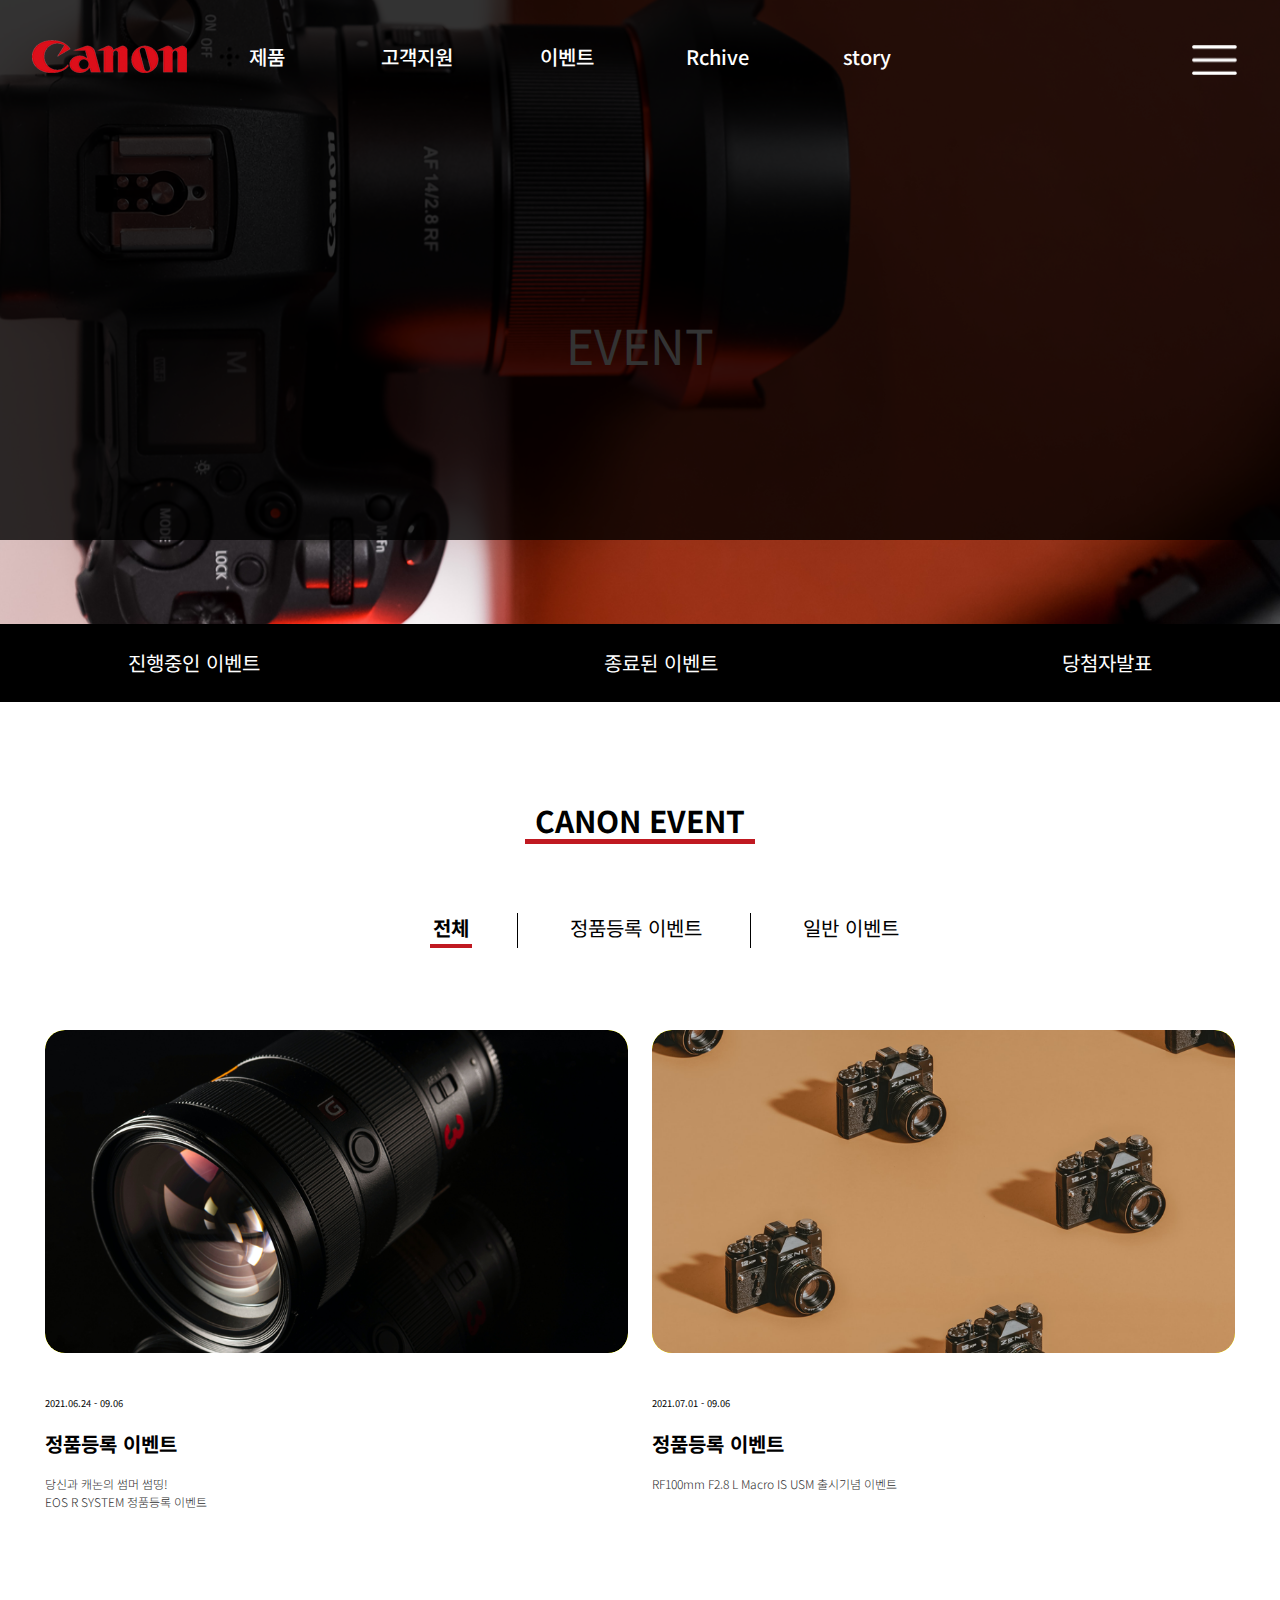
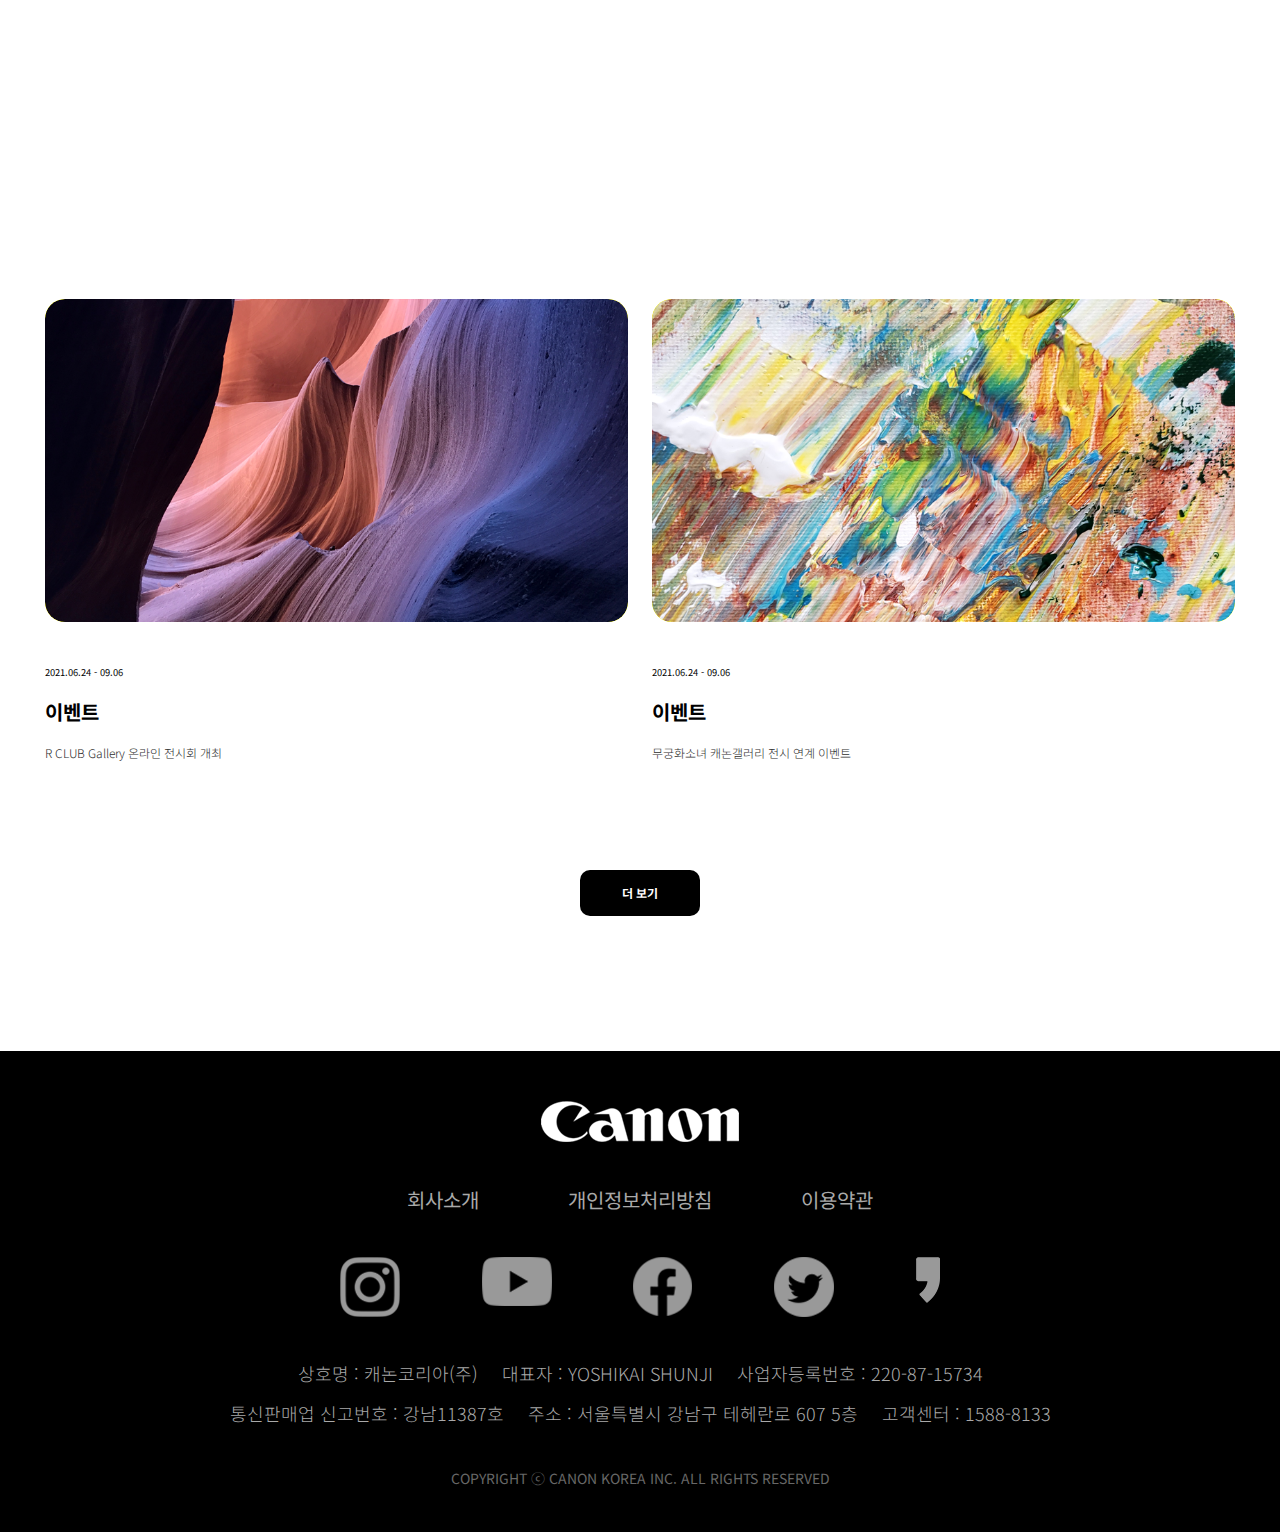
<file: event.html>
<!DOCTYPE html>
<html lang="ko">
<head>
<meta charset="utf-8">
<meta http-equiv="X-UA-Compatible" content="IE=edge">
<meta name="viewport" content="width=device-width">
<title>캐논</title>

<!--로그인 스타일시트-->
<link rel="stylesheet" href="./css/login.css">
<!--로그인 js-->
<script type="text/javascript" src="./js/jquery-1.6.1.min.js"></script>
<script type="text/javascript" src="./js/jquery.model.js"></script>

<!--style css-->
<link rel="stylesheet" type="text/css" href="./css/import.css">

<!--font-->
<link rel="preconnect" href="https://fonts.googleapis.com">
<link rel="preconnect" href="https://fonts.gstatic.com" crossorigin>
<link href="https://fonts.googleapis.com/css2?family=Noto+Sans+KR:wght@300;400;500;700&display=swap" rel="stylesheet">


<!--FullDown Menu js-->
<script type="text/javascript" src="./js/jquery-1.8.2.min.js"></script>
<script type="text/javascript" src="./js/jquery.easing.1.3.js"></script>
<script type="text/javascript" src="./js/guide.js"></script>
<script type="text/javascript" src="./js/hover.js"></script>
<script type="text/javascript" src="./js/TweenMax.js"></script>
<script type="text/javascript" src="./js/TweenLite.js"></script>


<script type="text/javascript">
		$(document).ready(function(){
			$('#rightsub').hide();
			$('.right').toggle (
				function(){
					$('#rightsub').slideDown("fast");
					$(".right>a").addClass("on");
				},
				function(){
					$('#rightsub').slideUp("fast");
					$(".right>a").removeClass("on");
				}
			);
		});
</script>

<script>
	if( !window.jQuery ) document.write('<script src="./js/qnb_js/jquery-3.0.0.min.js"><\/script>');
</script>
<script src="./js/qnb_js/header.js"></script>

<!--버튼 숨김/나타남 스크립트-->
<script>
$(function() {
	$(window).scroll(function() { 
		if ($(this).scrollTop() > 200) { 
			$('#topBtn').fadeIn(); } 
		else { $('#topBtn').fadeOut(); }
	}); 
	$("#topBtn").click(function() { 
   	$('html, body').animate({ scrollTop : 0  }, 400); 
    return false; });
});
</script>
<script>
$(function() {
	$(window).scroll(function() { 
		if ($(this).scrollTop() > 200) { 
			$('#t_topBtn').fadeIn(); } 
		else { $('#t_topBtn').fadeOut(); }
	}); 
	$("#t_topBtn").click(function() { 
   	$('html, body').animate({ scrollTop : 0  }, 400); 
    return false; });
});
</script>


</head>
<body>
<header>
<!--로그인-->
<div id="boxes">
<div id="dialog" class="window"> 
<!--<a href="#"class="close"/>Close it</a>-->
	<form id="loginForm">
		<h1>로그인</h1>
		<fieldset>	
			<div id="select">
				<input type="submit" value="회원 로그인" id="btnMember" />
				<input type="submit" value="비회원 주문조회" id="btnNon_member" />
			</div>
			<div id="loginBox">
				<div id="login">
					<p>
						<input type="text" id="userId" placeholder="아이디를 입력 해주세요."/>
					</p>
					<p>
						<input type="password" id="userPWD" placeholder="비밀번호를 입력 해주세요." />
					</p>
				</div>
					<input type="submit" value="로그인" id="btnLogin" />
			</div>
			<div id="btn">
				<p id="btn1">
					<input type="checkbox" id="saveId" value="savedIdYes" />
					<label for="saveId">아이디저장</label>	
					<input type="checkbox" id="secure" value="secureYes" />
					<label for="secure">보안접속</label>	
				</p>
				<p id="btn2">
					<input type="button" value="회원가입" id="btnJoin" />
					<input type="button" value="아이디/비밀번호 찾기" id="btnSearch" />
				</p>
			</div>
			<div id="snsLogin">
			   <h6>SNS계정을 연동하여 빠르고 안전하게 로그인/회원가입 할 수 있습니다.</h6>
			   <ul>
				 <li><a href="javascript:;"><img src="./images/login/naver_icon.gif" alt="네이버" /></a></li>
				 <li><a href="javascript:;"><img src="./images/login/kakao_icon.gif" alt="카카오톡" /></a></li>
				 <li><a href="javascript:;"><img src="./images/login/apple_icon.gif" alt="애플" /></a></li>
			   </ul>
			</div>
		</fieldset>
	</form>
</div>
<!-- 마스크 영역 - 삭제하면 작동하지 않습니다. -->
<div id="mask"></div>
</div>
<!--로그인끝-->
	<div class="inner">
		<h1 id="logo"><a href="./index.html"><img src="./images/common/logo.png" alt="logo" /></a></h1>
		
		<!--태블릿 로고-->
		<h1 id="t_logo"><a href="./index.html"><img src="./images/common/t_logo.png" alt="logo" /></a></h1>
		
		
		<div class="header01">
			<div class="headerD"><!-- headerD-->	
			<!--gnb-->
				<div class="gnbD">
					<ul class="gnb">
						<li class="gL1">
							<a href="./product.html" class="oneD">제품</a>
							<div class="twoD1">
								<a href="./product.html"><span>카메라</span`></a>
								<a href="./product.html"><span>프린터</span></a>
								<a href="./product.html"><span>의료기기</span></a>
								<a href="./product.html"><span>etc</span></a>
							</div>
						</li> 
						
						<li class="gL2">
							<a href="./support.html" class="oneD">고객지원</a>
							<div class="twoD2">
								<a href="./support.html"><span>정품등록</span></a>
								<a href="./support.html"><span>기술지원</span></a>
								<a href="./support.html"><span>A/S 안내</span></a>
								<a href="./support.html"><span>매장안내</span></a>
								<a href="./support.html"><span>렌탈 문의</span></a>			
							</div>
						</li>  
					
						<li class="gL3">
							<a href="./event.html" class="oneD">이벤트</a>
							<div class="twoD3">
								<a href="./event.html"><span>진행중인 이벤트</span></a>
								<a href="./event.html"><span>종료된 이벤트</span></a>
								<a href="./event.html"><span>당첨자 발표</span></a>
						
							</div>
						</li>  
					
						<li class="gL4">
							<a href="./rchive.html" class="oneD">Rchive</a>
						</li>  
					
						<li class="gL5">
							<a href="./story.html" class="oneD">story</a>
						</li> 
					</ul>
				</div><!--// gnbD -->
			</div><!--// headerD -->
		</div>	
		
		<div class="right">
			<a href="javascript:;">
			</a>
		</div>
		<div id="rightsub">
		   <ul>
		        <li><a href="#dialog" name="modal">LOGIN</a></li>
				<li><a href="#dialog" name="modal">MY CANON</a></li>
				<li><a href="#dialog" name="modal">JOIN</a></li>
				<li><a href="#dialog" name="modal">SERVICE CENTER</a></li>
		   </ul>
		</div>
		
		<!--태블릿 메뉴-->
		<a id="cd-menu-trigger" href="#0"><span class="cd-menu-icon"></span></a>
		<div id="cd-lateral-nav">
		<ul class="cd-navigation">
			<li class="item-has-children">
				<a href="#0">제품</a>
				<ul class="sub-menu">
					<li><a href="./product.html">카메라</a></li>
					<li><a href="./product.html">프린터</a></li>
					<li><a href="./product.html">의료기기</a></li>
					<li><a href="./product.html">etc</a></li>
				</ul>
			</li> <!-- item-has-children -->

			<li class="item-has-children">
				<a href="#0">고객지원</a>
				<ul class="sub-menu">
					<li><a href="./support.html">정품등록</a></li>
					<li><a href="./support.html">기술지원</a></li>
					<li><a href="./support.html">A/S 안내</a></li>
					<li><a href="./support.html">매장안내</a></li>
					<li><a href="./support.html">렌탈문의</a></li>
				</ul>
			</li> <!-- item-has-children -->
			<li class="item-has-children">
				<a href="#0">이벤트</a>
				<ul class="sub-menu">
					<li><a href="./event.html">진행중인 이벤트</a></li>
					<li><a href="./event.html">종료된 이벤트</a></li>
					<li><a href="./event.html">당첨자 발표</a></li>
				</ul>
			</li> <!-- item-has-children -->
			<li class="item-has-children">
				<a href="#0" onclick="location.href='./rchive.html'">Rchive</a>
			</li> <!-- item-has-children -->
			<li class="item-has-children">
				<a href="#0" onclick="location.href='./story.html'">스토리</a>
			</li> <!-- item-has-children -->
		</ul> <!-- cd-navigation -->

		<ul class="cd-navigation cd-single-item-wrapper">
			<li><a href="#dialog" name="modal">LOGIN</a></li>
			<li><a href="#dialog" name="modal">MY CANON</a></li>
			<li><a href="#dialog" name="modal">JOIN</a></li>
			<li><a href="#dialog" name="modal">SERVICE CENTER</a></li>
		</ul> <!-- cd-single-item-wrapper -->


	</div><!-- cd-lateral-nav -->
		
	</div><!--inner-->
</header>
	
<section id="event_visual">
	<div class="inner">
		<h2>EVENT</h2>
		<div class="event-menu">
			<ul>
				<li><a href="javascript:;">진행중인 이벤트</a></li>
				<li><a href="javascript:;">종료된 이벤트</a></li>
				<li><a href="javascript:;">당첨자발표</a></li>
			</ul>
		</div>

	</div><!--//inner-->
</section>
<section id="event_c01">
  <div class="inner">
     <h3>CANON EVENT</h3>
	 <ul>
	    <li><a href="javascript:;">전체</a></li>
		<li><a href="javascript:;">정품등록 이벤트</a></li>
		<li><a href="javascript:;">일반 이벤트</a></li>
	 </ul>
	 <div class="event">
		<dl>
		   <dt class="pc_img"><a href="javascript:;"><img src="./images/sub03/event01.png" alt="이벤트이미지" /></a></dt>
		   <dt class="t_img"><a href="javascript:;"><img src="./images/sub03/event01.png" alt="이벤트이미지" /></a></dt>
		   <dt class="m_img"><a href="javascript:;"><img src="./images/sub03/event-m01.png" alt="이벤트이미지" /></a></dt>
		   <dd class="date"><a href="javascript:;">2021.06.24 - 09.06</a></dd>
		   <dd class="title"><a href="javascript:;">정품등록 이벤트</a></dd>
		   <dd class="text"><a href="javascript:;">당신과 캐논의 썸머 썸띵!<br />
				EOS R SYSTEM 정품등록 이벤트</a></dd>
		</dl>
		<dl>
		   <dt class="pc_img"><a href="javascript:;"><img src="./images/sub03/event02.png" alt="이벤트이미지" /></a></dt>
		   <dt class="t_img"><a href="javascript:;"><img src="./images/sub03/event02.png" alt="이벤트이미지" /></a></dt>
		   <dt class="m_img"><a href="javascript:;"><img src="./images/sub03/event-m02.png" alt="이벤트이미지" /></a></dt>
		   <dd class="date"><a href="javascript:;">2021.07.01 - 09.06</a></dd>
		   <dd class="title"><a href="javascript:;">정품등록 이벤트</a></dd>
		   <dd class="text"><a href="javascript:;">RF100mm F2.8 L Macro IS USM 출시기념 이벤트</a></dd>
		</dl>
		<dl>
		   <dt class="pc_img"><a href="javascript:;"><img src="./images/sub03/event03.png" alt="이벤트이미지" /></a></dt>
		   <dt class="t_img"><a href="javascript:;"><img src="./images/sub03/event03.png" alt="이벤트이미지" /></a></dt>
		   <dt class="m_img"><a href="javascript:;"><img src="./images/sub03/event-m03.png" alt="이벤트이미지" /></a></dt>
		   <dd class="date"><a href="javascript:;">2021.06.24 - 09.06</a></dd>
		   <dd class="title"><a href="javascript:;">이벤트</a></dd>
		   <dd class="text"><a href="javascript:;">R CLUB Gallery 온라인 전시회 개최</a></dd>
		</dl>
		<dl>
		   <dt class="pc_img"><a href="javascript:;"><img src="./images/sub03/event04.png" alt="이벤트이미지" /></a></dt>
		   <dt class="t_img"><a href="javascript:;"><img src="./images/sub03/event04.png" alt="이벤트이미지" /></a></dt>
		   <dt class="m_img"><a href="javascript:;"><img src="./images/sub03/event-m04.png" alt="이벤트이미지" /></a></dt>
		   <dd class="date"><a href="javascript:;">2021.06.24 - 09.06</a></dd>
		   <dd class="title"><a href="javascript:;">이벤트</a></dd>
		   <dd class="text"><a href="javascript:;">무궁화소녀 캐논갤러리 전시 연계 이벤트</a></dd>
		</dl>
	 </div>
	 <p class="go"><a href="javascript:;">더 보기</a></p>
  </div>
</section>

<section id="top">
<p id="topBtn"><a href="javascript:;"><img src="./images/common/top.gif" alt="top" /></a></p>
		
<!--태블릿 탑버튼-->
<p id="t_topBtn"><a href="javascript:;"><img src="./images/common/t_top.gif" alt="top" /></a></p>
</section>

<footer class="sub_footer">
	<div class="inner">
		<div class="f_contents">
		
			<h2 id="f_logo"><img src="./images/common/f_logo_05.png" alt="하단로고" /></h2>
			
			<!--모바일 로고-->
			<h2 id="m_logo"><img src="./images/common/m_logo_05.png" alt="하단로고" /></h2>
			
			<ul id="f_menu">
				<li><a href="javascript:;">회사소개</a></li>
				<li><a href="javascript:;">개인정보처리방침</a></li>
				<li><a href="javascript:;">이용약관</a></li>
			</ul>
			
			<ul id="f_sns">
				<li><a href="javascript:;"><img src="./images/common/sns_icon_06.gif" alt="인스타그램" /></a></li>
				<li><a href="javascript:;"><img src="./images/common/sns_icon_11.gif" alt="유튜브" /></a></li>
				<li><a href="javascript:;"><img src="./images/common/sns_icon_08.gif" alt="페이스북" /></a></li>
				<li><a href="javascript:;"><img src="./images/common/sns_icon_03.gif" alt="트위터" /></a></li>
				<li><a href="javascript:;"><img src="./images/common/sns_icon_14.gif" alt="카카오페이지" /></a></li>
			</ul>
			
			<!--모바일 sns icon-->
			<ul id="m_sns">
				<li><a href="javascript:;"><img src="./images/common/msns_icon1.gif" alt="인스타그램" /></a></li>
				<li><a href="javascript:;"><img src="./images/common/msns_icon2.gif" alt="유튜브" /></a></li>
				<li><a href="javascript:;"><img src="./images/common/msns_icon3.gif" alt="페이스북" /></a></li>
				<li><a href="javascript:;"><img src="./images/common/msns_icon4.gif" alt="트위터" /></a></li>
				<li><a href="javascript:;"><img src="./images/common/msns_icon5.gif" alt="카카오페이지" /></a></li>
			</ul>
			
			<ul id="f_info_top">
			<li>상호명 : 캐논코리아(주)</li>
			<li>대표자 : YOSHIKAI SHUNJI</li>
			<li>사업자등록번호 : 220-87-15734</li>
			</ul>
			
			<ul id="f_info_bottom">
			<li>통신판매업 신고번호 : 강남11387호</li>
			<li>주소 : 서울특별시 강남구 테헤란로 607 5층</li>
			<li>고객센터 : 1588-8133   </li> 
			</ul>
			
			
			<!--태블릿-->
			<div class="t_footer">
				<ul id="tf_info_t">
					<li>상호명 : 캐논코리아(주)</li>
					<li>대표자 : YOSHIKAI SHUNJI</li>
				</ul>
				<ul>
					<li>사업자등록번호 : 220-87-15734</li>
					<li>통신판매업 신고번호 : 강남11387호</li>
				</ul>
				<ul>
					<li>주소 : 서울특별시 강남구 테헤란로 607 5층</li>
					<li>고객센터 : 1588-8133   </li> 
				</ul>
			</div>
			
			<p>COPYRIGHT ⓒ CANON KOREA INC. ALL RIGHTS RESERVED</p>
		</div>
	</div>
</footer>
<script src="./js/qnb_js/main.js"></script> 
<!-- Resource jQuery -->
<script src="./js/qnb_js/ui.js"></script>


</body>
</html>
</file>
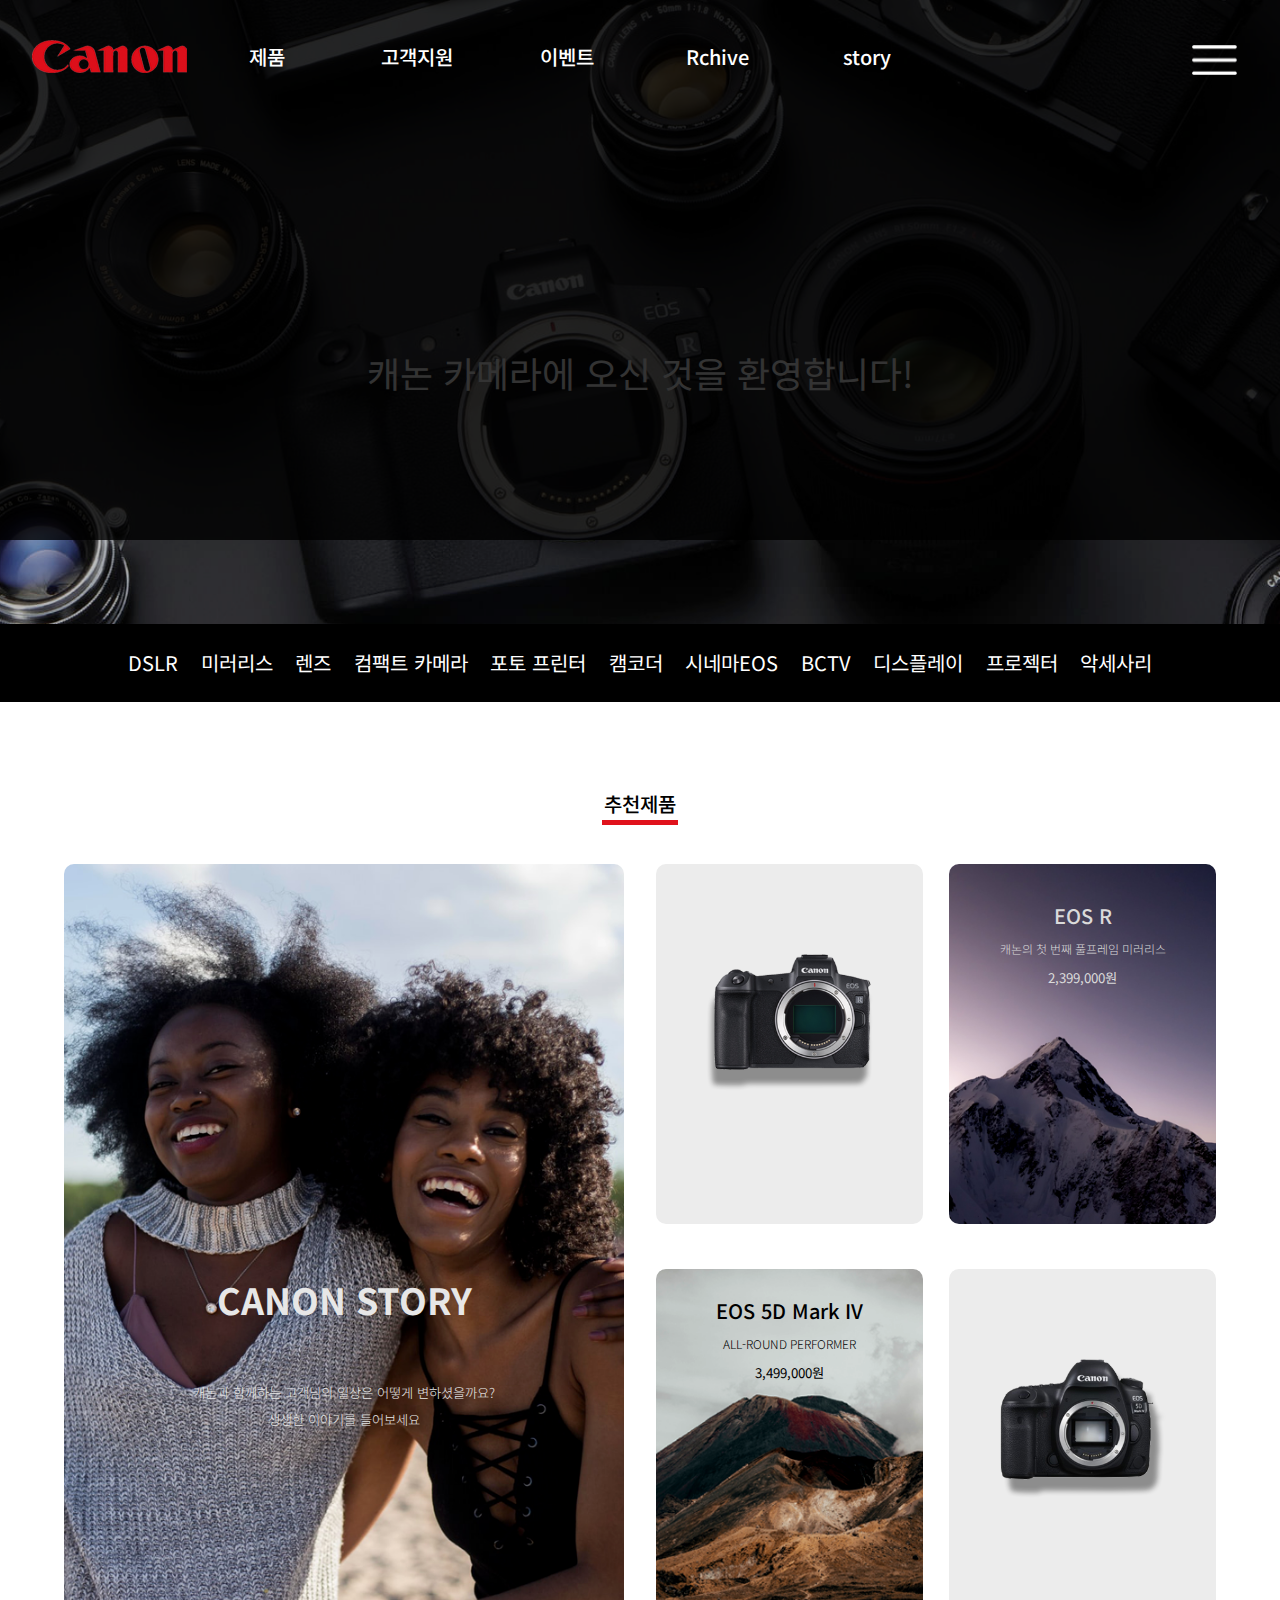
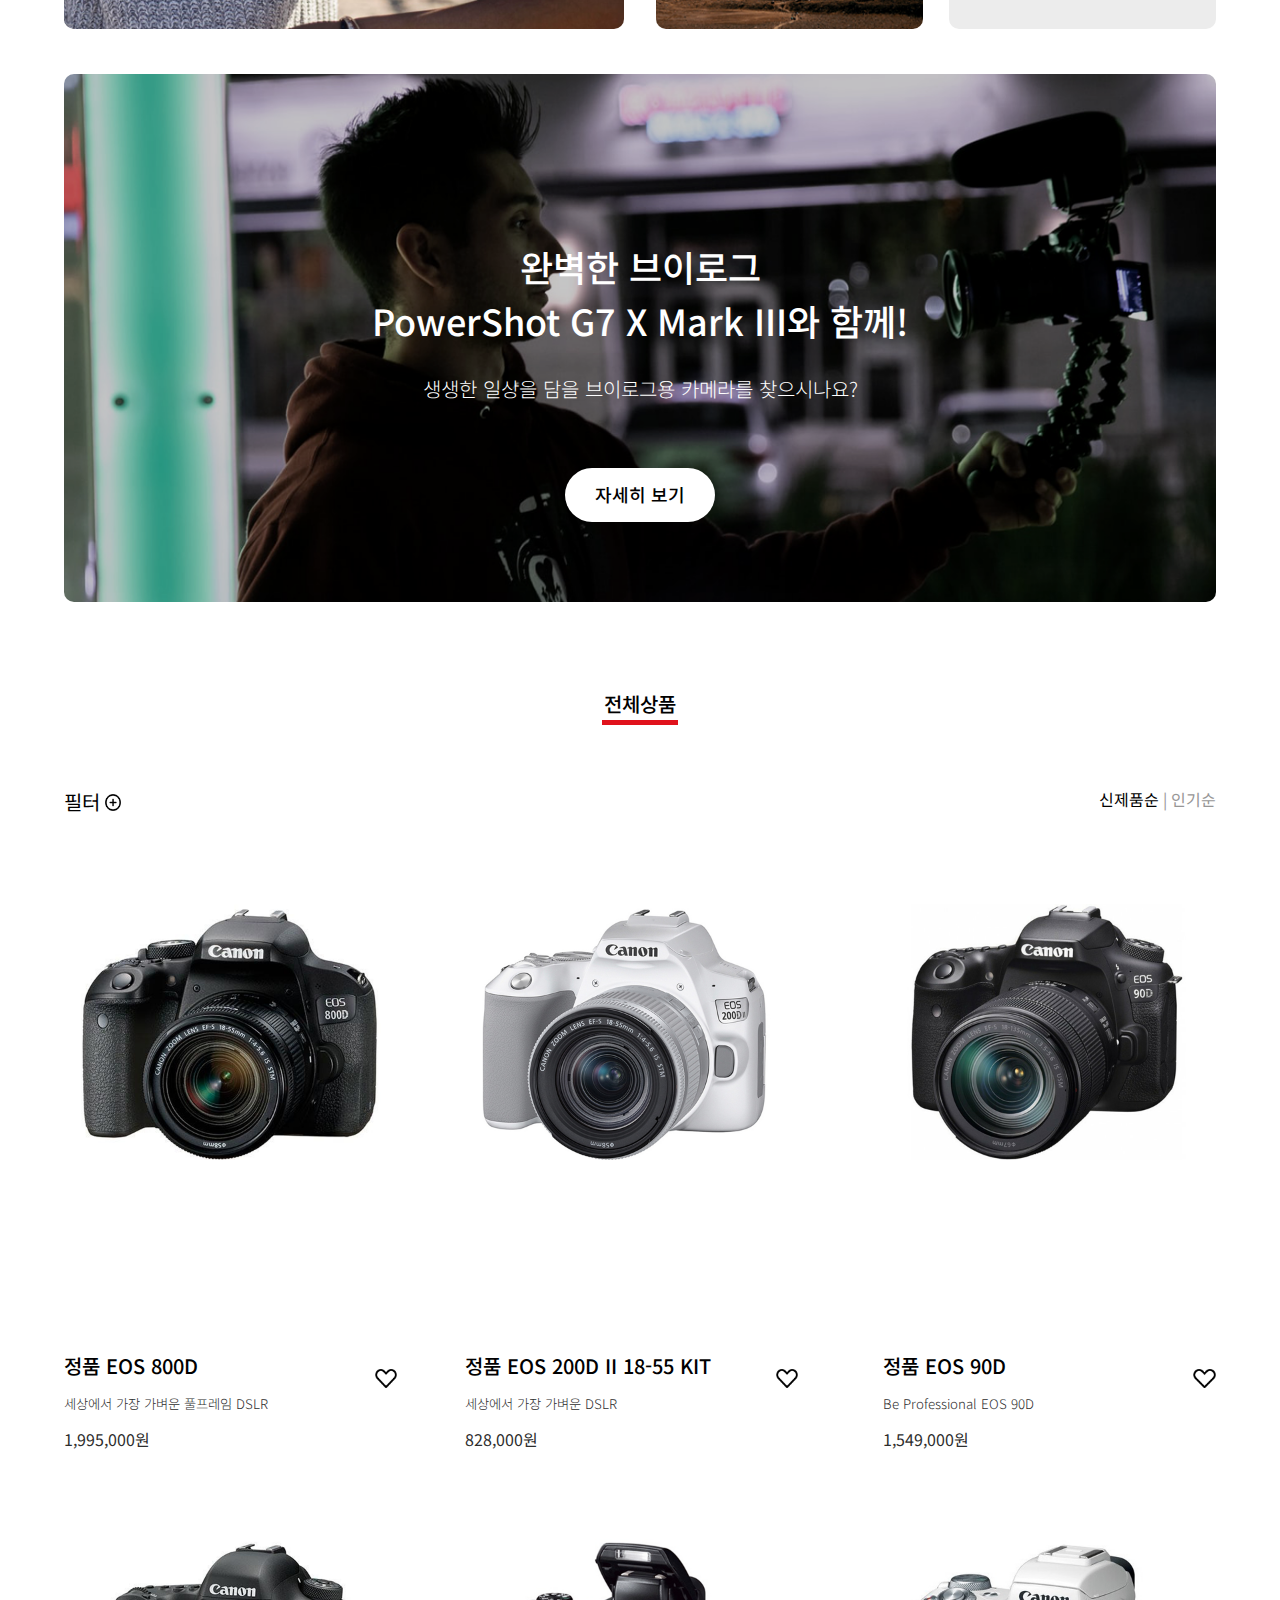
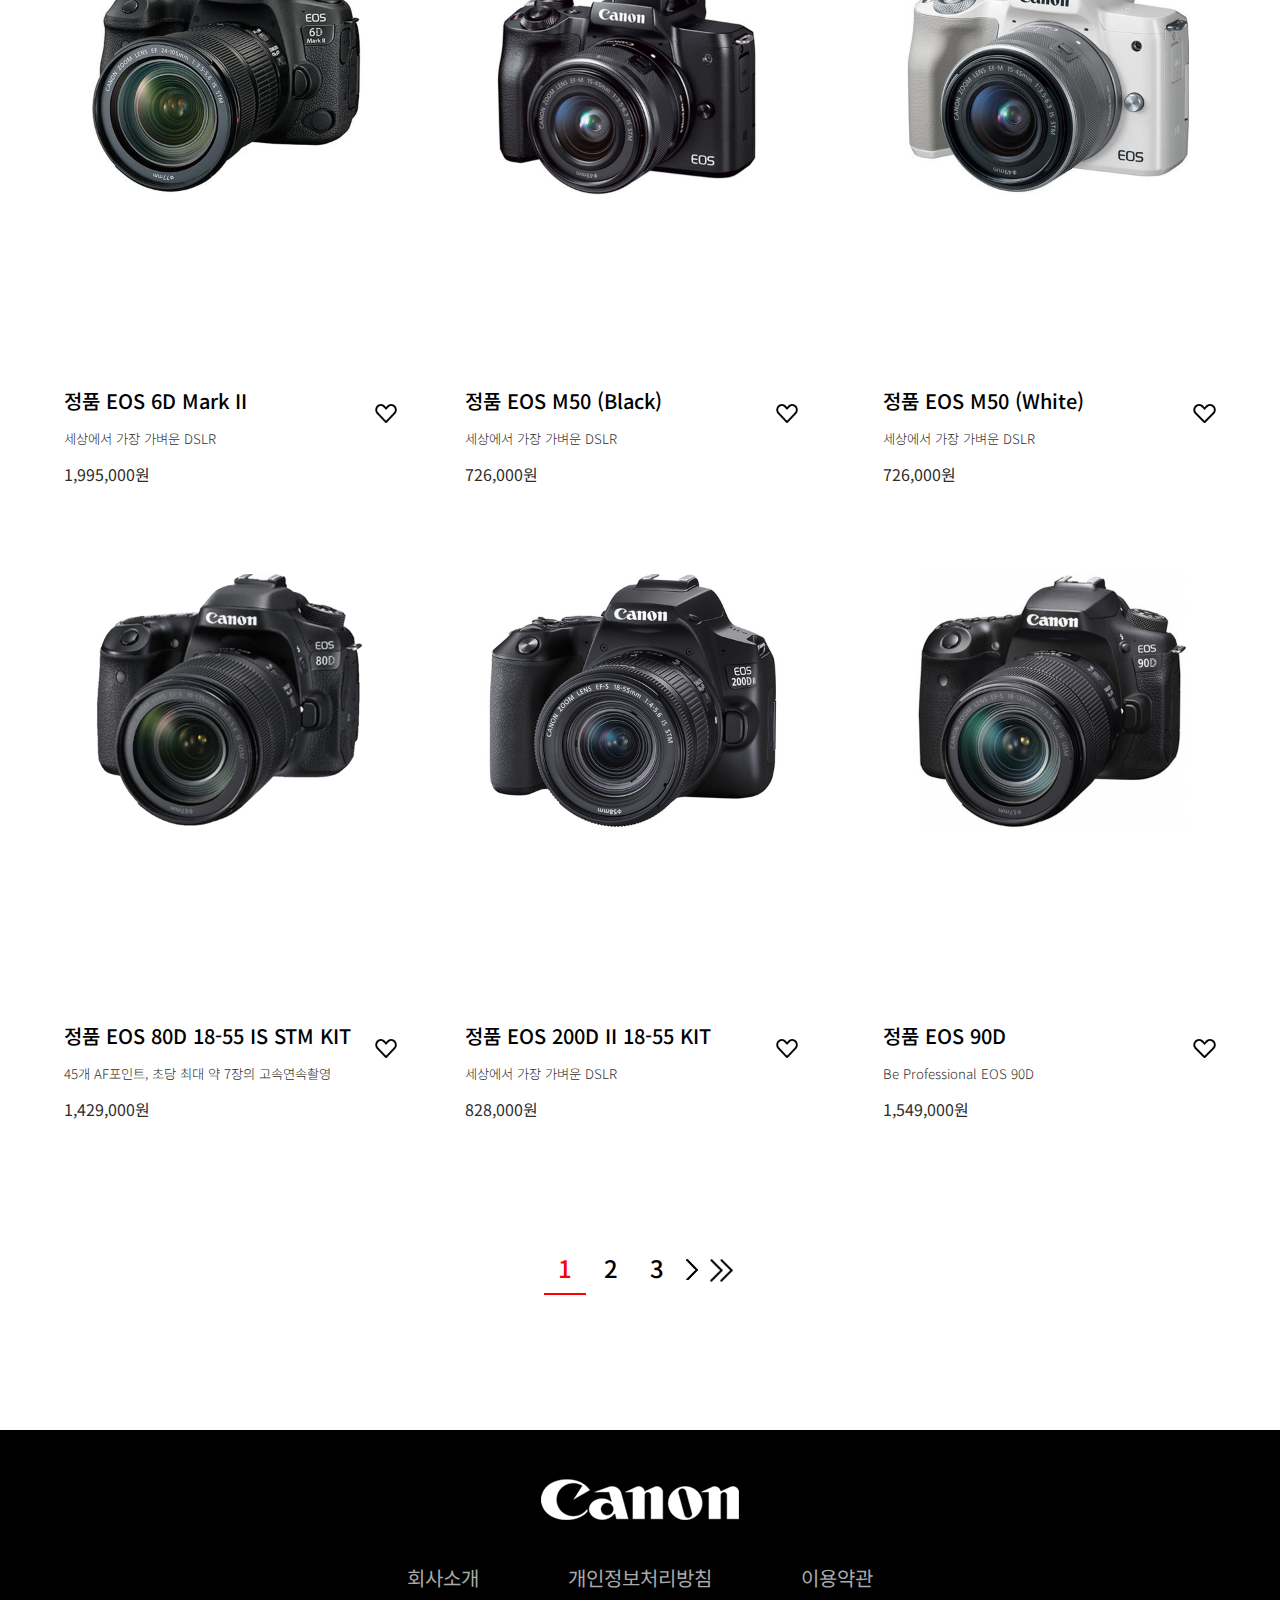
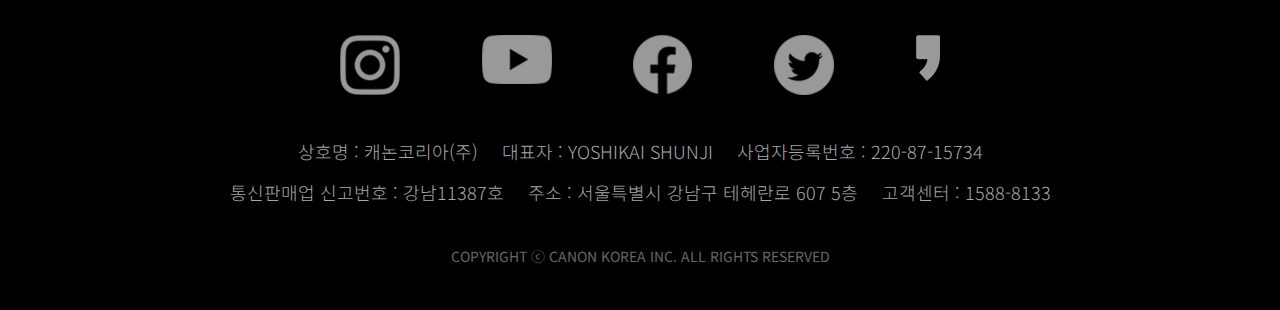
<file: product.html>
<!DOCTYPE html>
<html lang="ko">
<head>
<meta charset="utf-8">
<meta http-equiv="X-UA-Compatible" content="IE=edge">
<meta name="viewport" content="width=device-width">
<title>캐논</title>

<!--로그인 스타일시트-->
<link rel="stylesheet" href="./css/login.css">
<!--로그인 js-->
<script type="text/javascript" src="./js/jquery-1.6.1.min.js"></script>
<script type="text/javascript" src="./js/jquery.model.js"></script>

<!--style css-->
<link rel="stylesheet" type="text/css" href="./css/import.css">

<!--font-->
<link rel="preconnect" href="https://fonts.googleapis.com">
<link rel="preconnect" href="https://fonts.gstatic.com" crossorigin>
<link href="https://fonts.googleapis.com/css2?family=Noto+Sans+KR:wght@300;400;500;700&display=swap" rel="stylesheet">

<!--FullDown Menu js-->
<script type="text/javascript" src="./js/jquery-1.8.2.min.js"></script>
<script type="text/javascript" src="./js/jquery.easing.1.3.js"></script>
<script type="text/javascript" src="./js/guide.js"></script>
<script type="text/javascript" src="./js/hover.js"></script>
<script type="text/javascript" src="./js/TweenMax.js"></script>
<script type="text/javascript" src="./js/TweenLite.js"></script>



<script type="text/javascript">
		$(document).ready(function(){
			$('#rightsub').hide();
			$('.right').toggle (
				function(){
					$('#rightsub').slideDown("fast");
					$(".right>a").addClass("on");
				},
				function(){
					$('#rightsub').slideUp("fast");
					$(".right>a").removeClass("on");
				}
			);
		});
</script>
<script>
	if( !window.jQuery ) document.write('<script src="./js/qnb_js/jquery-3.0.0.min.js"><\/script>');
</script>
<script src="./js/qnb_js/header.js"></script>

<!--버튼 숨김/나타남 스크립트-->
<script>
$(function() {
	$(window).scroll(function() { 
		if ($(this).scrollTop() > 200) { 
			$('#topBtn').fadeIn(); } 
		else { $('#topBtn').fadeOut(); }
	}); 
	$("#topBtn").click(function() { 
   	$('html, body').animate({ scrollTop : 0  }, 400); 
    return false; });
});
</script>
<script>
$(function() {
	$(window).scroll(function() { 
		if ($(this).scrollTop() > 200) { 
			$('#t_topBtn').fadeIn(); } 
		else { $('#t_topBtn').fadeOut(); }
	}); 
	$("#t_topBtn").click(function() { 
   	$('html, body').animate({ scrollTop : 0  }, 400); 
    return false; });
});
</script>
</head>
<body>
<header>
<!--로그인-->
<div id="boxes">
<div id="dialog" class="window"> 
<!--<a href="#"class="close"/>Close it</a>-->
	<form id="loginForm">
		<h1>로그인</h1>
		<fieldset>	
			<div id="select">
				<input type="submit" value="회원 로그인" id="btnMember" />
				<input type="submit" value="비회원 주문조회" id="btnNon_member" />
			</div>
			<div id="loginBox">
				<div id="login">
					<p>
						<input type="text" id="userId" placeholder="아이디를 입력 해주세요."/>
					</p>
					<p>
						<input type="password" id="userPWD" placeholder="비밀번호를 입력 해주세요." />
					</p>
				</div>
					<input type="submit" value="로그인" id="btnLogin" />
			</div>
			<div id="btn">
				<p id="btn1">
					<input type="checkbox" id="saveId" value="savedIdYes" />
					<label for="saveId">아이디저장</label>	
					<input type="checkbox" id="secure" value="secureYes" />
					<label for="secure">보안접속</label>	
				</p>
				<p id="btn2">
					<input type="button" value="회원가입" id="btnJoin" />
					<input type="button" value="아이디/비밀번호 찾기" id="btnSearch" />
				</p>
			</div>
			<div id="snsLogin">
			   <h6>SNS계정을 연동하여 빠르고 안전하게 로그인/회원가입 할 수 있습니다.</h6>
			   <ul>
				 <li><a href="javascript:;"><img src="./images/login/naver_icon.gif" alt="네이버" /></a></li>
				 <li><a href="javascript:;"><img src="./images/login/kakao_icon.gif" alt="카카오톡" /></a></li>
				 <li><a href="javascript:;"><img src="./images/login/apple_icon.gif" alt="애플" /></a></li>
			   </ul>
			</div>
		</fieldset>
	</form>
</div>
<!-- 마스크 영역 - 삭제하면 작동하지 않습니다. -->
<div id="mask"></div>
</div>
<!--로그인끝-->
	<div class="inner">
		<h1 id="logo"><a href="./index.html"><img src="./images/common/logo.png" alt="logo" /></a></h1>
		
		<!--태블릿 로고-->
		<h1 id="t_logo"><a href="./index.html"><img src="./images/common/t_logo.png" alt="logo" /></a></h1>
		
		
		<div class="header01">
			<div class="headerD"><!-- headerD-->	
			<!--gnb-->
				<div class="gnbD">
					<ul class="gnb">
						<li class="gL1">
							<a href="./product.html" class="oneD">제품</a>
							<div class="twoD1">
								<a href="./product.html"><span>카메라</span`></a>
								<a href="./product.html"><span>프린터</span></a>
								<a href="./product.html"><span>의료기기</span></a>
								<a href="./product.html"><span>etc</span></a>
							</div>
						</li> 
						
						<li class="gL2">
							<a href="./support.html" class="oneD">고객지원</a>
							<div class="twoD2">
								<a href="./support.html"><span>정품등록</span></a>
								<a href="./support.html"><span>기술지원</span></a>
								<a href="./support.html"><span>A/S 안내</span></a>
								<a href="./support.html"><span>매장안내</span></a>
								<a href="./support.html"><span>렌탈 문의</span></a>			
							</div>
						</li>  
					
						<li class="gL3">
							<a href="./event.html" class="oneD">이벤트</a>
							<div class="twoD3">
								<a href="./event.html"><span>진행중인 이벤트</span></a>
								<a href="./event.html"><span>종료된 이벤트</span></a>
								<a href="./event.html"><span>당첨자 발표</span></a>
						
							</div>
						</li>  
					
						<li class="gL4">
							<a href="./rchive.html" class="oneD">Rchive</a>
						</li>  
					
						<li class="gL5">
							<a href="./story.html" class="oneD">story</a>
						</li> 
					</ul>
				</div><!--// gnbD -->
			</div><!--// headerD -->
		</div>	
		
		<div class="right">
			<a href="javascript:;">
			</a>
		</div>
		<div id="rightsub">
		   <ul>
		        <li><a href="#dialog" name="modal">LOGIN</a></li>
				<li><a href="#dialog" name="modal">MY CANON</a></li>
				<li><a href="#dialog" name="modal">JOIN</a></li>
				<li><a href="#dialog" name="modal">SERVICE CENTER</a></li>
		   </ul>
		</div>
		
		<!--태블릿 메뉴-->
		<a id="cd-menu-trigger" href="#0"><span class="cd-menu-icon"></span></a>
		<div id="cd-lateral-nav">
		<ul class="cd-navigation">
			<li class="item-has-children">
				<a href="#0">제품</a>
				<ul class="sub-menu">
					<li><a href="./product.html">카메라</a></li>
					<li><a href="./product.html">프린터</a></li>
					<li><a href="./product.html">의료기기</a></li>
					<li><a href="./product.html">etc</a></li>
				</ul>
			</li> <!-- item-has-children -->

			<li class="item-has-children">
				<a href="#0">고객지원</a>
				<ul class="sub-menu">
					<li><a href="./support.html">정품등록</a></li>
					<li><a href="./support.html">기술지원</a></li>
					<li><a href="./support.html">A/S 안내</a></li>
					<li><a href="./support.html">매장안내</a></li>
					<li><a href="./support.html">렌탈문의</a></li>
				</ul>
			</li> <!-- item-has-children -->
			<li class="item-has-children">
				<a href="#0">이벤트</a>
				<ul class="sub-menu">
					<li><a href="./event.html">진행중인 이벤트</a></li>
					<li><a href="./event.html">종료된 이벤트</a></li>
					<li><a href="./event.html">당첨자 발표</a></li>
				</ul>
			</li> <!-- item-has-children -->
			<li class="item-has-children">
				<a href="#0" onclick="location.href='./rchive.html'">Rchive</a>
			</li> <!-- item-has-children -->
			<li class="item-has-children">
				<a href="#0" onclick="location.href='./story.html'">스토리</a>
			</li> <!-- item-has-children -->
		</ul> <!-- cd-navigation -->

		<ul class="cd-navigation cd-single-item-wrapper">
			<li><a href="#dialog" name="modal">LOGIN</a></li>
			<li><a href="#dialog" name="modal">MY CANON</a></li>
			<li><a href="#dialog" name="modal">JOIN</a></li>
			<li><a href="#dialog" name="modal">SERVICE CENTER</a></li>
		</ul> <!-- cd-single-item-wrapper -->


	</div><!-- cd-lateral-nav -->
		
	</div><!--inner-->
</header>
	
<section id="product_visual">
	<div class="inner">
		<h2>캐논 카메라에 오신 것을 <br />환영합니다!</h2>
		<div class="camera-menu">
			<ul>
				<li><a href="javascript:;">DSLR</a></li>
				<li><a href="javascript:;">미러리스</a></li>
				<li><a href="javascript:;">렌즈</a></li>
				<li><a href="javascript:;">컴팩트 카메라</a></li>
				<li><a href="javascript:;">포토 프린터</a></li>
				<li><a href="javascript:;">캠코더</a></li>
				<li><a href="javascript:;">시네마EOS</a></li>
				<li><a href="javascript:;">BCTV</a></li>
				<li><a href="javascript:;">디스플레이</a></li>
				<li><a href="javascript:;">프로젝터</a></li>
				<li><a href="javascript:;">악세사리</a></li>
			</ul>
		</div>
		<div class="camera-t-menu">
			<ul>
				<li><a href="javascript:;">DSLR</a></li>
				<li><a href="javascript:;">미러리스</a></li>
				<li><a href="javascript:;">렌즈</a></li>
				<li><a href="javascript:;">컴팩트 카메라</a></li>
				<li><a href="javascript:;">포토 프린터</a></li>
				<li><a href="javascript:;">더보기</a></li>
			</ul>
		</div>
	</div><!--//inner-->
</section>

<section id="product_c01">
	<div class="inner">
	  <h3>추천제품</h3>
	  <div class="best01">
		  <a href="javascript:;">
			<h4>CANON STORY</h4>
			<h6>캐논과 함께하는 고객님의 일상은 어떻게 변하셨을까요?<br />
				생생한 이야기를 들어보세요</h6>
		  </a>
	  </div><!--best01-->
	  
	  
	  <div class="best02-05">
		  <div class="best02">
			  <p class="best_img">
				  <a href="javascript:;">
				  <img src="./images/sub01/sub01_best02.png" alt="best01" />
				  </a>
			  </p>
		  </div><!--best02-->
		  
		  <div class="best03">
			<h4>EOS R</h4>
			<p class="best_p">캐논의 첫 번째 풀프레임 미러리스</p>
			<p class="best_price">2,399,000원</p>
		  </div><!--best03-->
		  
		  <div class="best04">
			<h4>EOS 5D Mark IV</h4>
			<p class="best_p2">ALL-ROUND PERFORMER</p>
			<p class="best_price2">3,499,000원</p>
		  </div><!--best04-->
		  
		  <div class="best05">
			  <p class="best_img">
				  <a href="javascript:;">
				  <img src="./images/sub01/sub01_best05.png" alt="best05" />
				  </a>
			  </p>
		  </div><!--best05-->
	  </div><!--best02-05-->
	</div><!--inner-->
</section>

<section id="product_c02">
	<div class="inner">
	 <div class="product_c02_text">
		<h5>완벽한 브이로그<br />
			PowerShot G7 X Mark III와 함께!</h5>
		<p id="c02_text">생생한 일상을 담을 브이로그용 카메라를 찾으시나요?</p>
		<p id="go"><a href="javascript:;">자세히 보기</a></p>
	 </div>
	</div>
</section><!--product_c02-->


<section id="product_c03">
	<div class="inner">
		<h3>전체상품</h3>
		<div class="control">
			<p id="filter"><a href="javascript:;">필터</a></p>
			<p id="filtericon"><a href="javascript:;"><img src="./images/sub01/filter.gif" alt="필터아이콘" /></a></p>
			<p id="popularity"><a href="javascript:;">&#124;&nbsp;인기순</a></p>
			<p id="new"><a href="javascript:;">신제품순&nbsp;</a></p>
		</div>
		
		
		<div class="product">
			<dl>
			   <dt class="c03_img">
				   <a href="javascript:;">
					 <img src="./images/sub01/product01.png" alt="" class="img_1" />
					 <img src="./images/sub01/product01-1.png" alt="" class="img_2" />
				   </a>
			   </dt>
			   <dt class="c03_text">
			     <a href="javascript:;">정품 EOS 800D</a>
			   </dt>
			   <dd class="heart">
			     <a href="javascript:;"><img src="./images/sub01/heart.gif" alt="하트아이콘" /></a>
			   </dd>
			   <dd class="c03_t">
			     <a href="javascript:;">세상에서 가장 가벼운 풀프레임 DSLR</a>
			   </dd>
			   <dd class="c03_price">
			     <a href="javascript:;">1,995,000원</a>
			   </dd>
			</dl>
			<dl>
			   <dt class="c03_img">
			     <a href="javascript:;">
			      <img src="./images/sub01/product02.png" alt="" class="img_1" />
			      <img src="./images/sub01/product02-2.png" alt="" class="img_2" />
			     </a>
			   </dt>
			   <dt class="c03_text">
			     <a href="javascript:;">정품 EOS 200D II 18-55 KIT</a>
				</dt>
				<dd class="heart">
				  <a href="javascript:;">
				   <img src="./images/sub01/heart.gif" alt="하트아이콘" />
				  </a>
				</dd>
			   <dd class="c03_t">
			     <a href="javascript:;">세상에서 가장 가벼운 DSLR</a>
			   </dd>
			   <dd class="c03_price">
			     <a href="javascript:;">828,000원</a>
			   </dd>
			</dl>
			<dl>
			   <dt class="c03_img">
			     <a href="javascript:;">
			      <img src="./images/sub01/product03.png" alt="" class="img_1" />
				  <img src="./images/sub01/product03-3.png" alt="" class="img_2" />
			     </a>
			   </dt>
			   <dt class="c03_text">
			     <a href="javascript:;">정품 EOS 90D</a>
			   </dt>
			   <dd class="heart">
			     <a href="javascript:;">
			      <img src="./images/sub01/heart.gif" alt="하트아이콘" />
			     </a>
			   </dd>
			   <dd class="c03_t">
			     <a href="javascript:;">Be Professional EOS 90D</a>
			   </dd>
			   <dd class="c03_price">
			      <a href="javascript:;">1,549,000원</a>
			   </dd>
			</dl>
		</div>
		
		
		<div class="product">
			<dl>
			   <dt class="c03_img">
			     <a href="javascript:;">
			      <img src="./images/sub01/product04.png" alt="" class="img_1" />
				  <img src="./images/sub01/product04-4.png" alt="" class="img_2" />
			     </a>
			   </dt>
			   <dt class="c03_text">
			      <a href="javascript:;">정품 EOS 6D Mark II</a>
			   </dt>
			   <dd class="heart">
			     <a href="javascript:;">
			      <img src="./images/sub01/heart.gif" alt="하트아이콘" />
			     </a>
			   </dd>
			   <dd class="c03_t">
			      <a href="javascript:;">세상에서 가장 가벼운 DSLR</a>
			   </dd>
			   <dd class="c03_price">
			      <a href="javascript:;">1,995,000원</a>
			   </dd>
			</dl>
			<dl>
			   <dt class="c03_img">
			     <a href="javascript:;">
			      <img src="./images/sub01/product05.png" alt="" class="img_1" />
				  <img src="./images/sub01/product05-5.png" alt="" class="img_2" />
			     </a>
			   </dt>
			   <dt class="c03_text">
			      <a href="javascript:;">정품 EOS M50 (Black)</a>
			   </dt>
				<dd class="heart">
				  <a href="javascript:;">
				   <img src="./images/sub01/heart.gif" alt="하트아이콘" />
				  </a>
				</dd>
			   <dd class="c03_t">
			      <a href="javascript:;">세상에서 가장 가벼운 DSLR</a>
			   </dd>
			   <dd class="c03_price">
			      <a href="javascript:;">726,000원</a>
			   </dd>
			</dl>
			<dl>
			   <dt class="c03_img">
			     <a href="javascript:;">
			      <img src="./images/sub01/product06.png" alt="" class="img_1" />
				  <img src="./images/sub01/product06-6.png" alt="" class="img_2" />
			     </a>
			   </dt>
			   <dt class="c03_text">
			      <a href="javascript:;">정품 EOS M50 (White)</a>
			   </dt>
			   <dd class="heart">
			     <a href="javascript:;">
			      <img src="./images/sub01/heart.gif" alt="하트아이콘" />
			     </a>
			   </dd>
			   <dd class="c03_t">
			      <a href="javascript:;">세상에서 가장 가벼운 DSLR</a>
			   </dd>
			   <dd class="c03_price">
			      <a href="javascript:;">726,000원</a>
			   </dd>
			</dl>
		</div>
		<div class="product">
			<dl>
			   <dt class="c03_img">
			     <a href="javascript:;">
			      <img src="./images/sub01/product07.png" alt="" class="img_1" />
				  <img src="./images/sub01/product07-7.png" alt="" class="img_2" />
			     </a>
			   </dt>
			   <dt class="c03_text">
			      <a href="javascript:;">정품 EOS 80D 18-55 IS STM KIT</a>
			   </dt>
			   <dd class="heart">
			     <a href="javascript:;">
			      <img src="./images/sub01/heart.gif" alt="하트아이콘" />
			     </a>
			   </dd>
			   <dd class="c03_t">
			      <a href="javascript:;">45개 AF포인트, 초당 최대 약 7장의 고속연속촬영</a>
			   </dd>
			   <dd class="c03_price">
			      <a href="javascript:;">1,429,000원</a>
			   </dd>
			</dl>
			<dl>
			   <dt class="c03_img">
			     <a href="javascript:;">
				  <img src="./images/sub01/product08.png" alt="" class="img_1" />
				  <img src="./images/sub01/product08-8.png" alt="" class="img_2" />
			     </a>
			   </dt>
			   <dt class="c03_text">
			     <a href="javascript:;">정품 EOS 200D II 18-55 KIT</a>
				</dt>
				<dd class="heart">
				  <a href="javascript:;">
				   <img src="./images/sub01/heart.gif" alt="하트아이콘" />
				  </a>
				</dd>
			   <dd class="c03_t">
			      <a href="javascript:;">세상에서 가장 가벼운 DSLR</a>
			   </dd>
			   <dd class="c03_price">
			      <a href="javascript:;">828,000원</a> 
			   </dd>
			</dl>
			<dl>
			   <dt class="c03_img">
			     <a href="javascript:;">
			      <img src="./images/sub01/product09.png" alt="" class="img_1" />
				  <img src="./images/sub01/product09-9.png" alt="" class="img_2" />
			     </a>
			   </dt>
			   <dt class="c03_text">
			      <a href="javascript:;">정품 EOS 90D</a>
			   </dt>
			   <dd class="heart">
			     <a href="javascript:;">
			      <img src="./images/sub01/heart.gif" alt="하트아이콘" />
			     </a>
			   </dd>
			   <dd class="c03_t">
			      <a href="javascript:;">Be Professional EOS 90D</a>
			   </dd>
			   <dd class="c03_price">
			      <a href="javascript:;">1,549,000원</a>
			   </dd>
			</dl>
		</div>
		
		
		
		<div class="m_product">
		<div class="m_product01">
				<dl>
				   <dt class="c03_img"><a href="javascript:;"><img src="./images/sub01/product01.png" alt="" /></a></dt>
				   <dt class="c03_text"><a href="javascript:;">정품 EOS 800D</a></dt>
				   <dd class="heart"><a href="javascript:;"><img src="./images/sub01/heart.gif" alt="하트아이콘" /></a></dd>
				   <dd class="c03_t"><a href="javascript:;">세상에서 가장 가벼운 풀프레임 DSLR</a></dd>
				   <dd class="c03_price"><a href="javascript:;">1,995,000원</a></dd>
				</dl>
				<dl>
				   <dt class="c03_img"><a href="javascript:;"><img src="./images/sub01/product02.png" alt="" /></a></dt>
				   <dt class="c03_text"><a href="javascript:;">정품 EOS 200D II 18-55 KIT<br />
					(White)</a></dt>
					<dd class="heart"><a href="javascript:;"><img src="./images/sub01/heart.gif" alt="하트아이콘" /></a></dd>
				   <dd class="c03_t"><a href="javascript:;">세상에서 가장 가벼운 DSLR</a></dd>
				   <dd class="c03_price"><a href="javascript:;">828,000원</a></dd>
				</dl>
			</div>
			<div class="m_product01">
			<dl>
			   <dt class="c03_img"><a href="javascript:;"><img src="./images/sub01/product03.png" alt="" /></a></dt>
			   <dt class="c03_text"><a href="javascript:;">정품 EOS 90D</a></dt>
			   <dd class="heart"><a href="javascript:;"><img src="./images/sub01/heart.gif" alt="하트아이콘" /></a></dd>
			   <dd class="c03_t"><a href="javascript:;">Be Professional EOS 90D</a></dd>
			   <dd class="c03_price"><a href="javascript:;">1,549,000원</a></dd>
			</dl>
			<dl>
			   <dt class="c03_img"><a href="javascript:;"><img src="./images/sub01/product04.png" alt="" /></a></dt>
			   <dt class="c03_text"><a href="javascript:;">정품 EOS 6D Mark II</a></dt>
			   <dd class="heart"><a href="javascript:;"><img src="./images/sub01/heart.gif" alt="하트아이콘" /></a></dd>
			   <dd class="c03_t"><a href="javascript:;">세상에서 가장 가벼운 DSLR</a></dd>
			   <dd class="c03_price"><a href="javascript:;">1,995,000원</a></dd>
			</dl>
		</div>
		<div class="m_product01">
			<dl>
			   <dt class="c03_img"><a href="javascript:;"><img src="./images/sub01/product05.png" alt="" /></a></dt>
			   <dt class="c03_text"><a href="javascript:;">정품 EOS M50 (Black)</a></dt>
				<dd class="heart"><a href="javascript:;"><img src="./images/sub01/heart.gif" alt="하트아이콘" /></a></dd>
			   <dd class="c03_t"><a href="javascript:;">세상에서 가장 가벼운 DSLR</a></dd>
			   <dd class="c03_price"><a href="javascript:;">726,000원</a></dd>
			</dl>
			<dl>
			   <dt class="c03_img"><a href="javascript:;"><img src="./images/sub01/product06.png" alt="" /></a></dt>
			   <dt class="c03_text"><a href="javascript:;">정품 EOS M50 (White)</a></dt>
			   <dd class="heart"><a href="javascript:;"><img src="./images/sub01/heart.gif" alt="하트아이콘" /></a></dd>
			   <dd class="c03_t"><a href="javascript:;">세상에서 가장 가벼운 DSLR</a></dd>
			   <dd class="c03_price"><a href="javascript:;">726,000원</a></dd>
			</dl>
		</div>
		<div class="m_product01">
			<dl>
			   <dt class="c03_img"><a href="javascript:;"><img src="./images/sub01/product07.png" alt="" /></a></dt>
			   <dt class="c03_text"><a href="javascript:;">정품 EOS 80D 18-55 IS STM KIT</a></dt>
			   <dd class="heart"><a href="javascript:;"><img src="./images/sub01/heart.gif" alt="하트아이콘" /></a></dd>
			   <dd class="c03_t"><a href="javascript:;">45개 AF포인트, 초당 최대 약 7장의 고속연속촬영</a></dd>
			   <dd class="c03_price"><a href="javascript:;">1,429,000원</a></dd>
			</dl>
			<dl>
			   <dt class="c03_img"><a href="javascript:;"><img src="./images/sub01/product08.png" alt="" /></a></dt>
			   <dt class="c03_text"><a href="javascript:;">정품 EOS 200D II 18-55 KIT<br />
				(Black)</a></dt>
				<dd class="heart"><a href="javascript:;"><img src="./images/sub01/heart.gif" alt="하트아이콘" /></a></dd>
			   <dd class="c03_t"><a href="javascript:;">세상에서 가장 가벼운 DSLR</a></dd>
			   <dd class="c03_price"><a href="javascript:;">828,000원</a></dd>
			</dl>
		</div>
		</div>


	</div>
</section>
<section id="pagination">
	<ul>
		<li class="number"><a href="javascript:;">1</a></li>
		<li class="number"><a href="javascript:;">2</a></li>
		<li class="number"><a href="javascript:;">3</a></li>
		<li class="next"><a href="javascript:;"><img src="./images/sub01/next01.gif" alt="다음페이지" /></a></li>
		<li class="next"><a href="javascript:;"><img src="./images/sub01/next02.gif" alt="끝페이지" /></a></li>
	</ul>
</section>

<section id="top">
<p id="topBtn"><a href="javascript:;"><img src="./images/common/top.gif" alt="top" /></a></p>
		
<!--태블릿 탑버튼-->
<p id="t_topBtn"><a href="javascript:;"><img src="./images/common/t_top.gif" alt="top" /></a></p>
</section>

<footer class="sub_footer">
	<div class="inner">
		<div class="f_contents">
		
			<h2 id="f_logo"><img src="./images/common/f_logo_05.png" alt="하단로고" /></h2>
			
			<!--모바일 로고-->
			<h2 id="m_logo"><img src="./images/common/m_logo_05.png" alt="하단로고" /></h2>
			
			<ul id="f_menu">
				<li><a href="javascript:;">회사소개</a></li>
				<li><a href="javascript:;">개인정보처리방침</a></li>
				<li><a href="javascript:;">이용약관</a></li>
			</ul>
			
			<ul id="f_sns">
				<li><a href="javascript:;"><img src="./images/common/sns_icon_06.gif" alt="인스타그램" /></a></li>
				<li><a href="javascript:;"><img src="./images/common/sns_icon_11.gif" alt="유튜브" /></a></li>
				<li><a href="javascript:;"><img src="./images/common/sns_icon_08.gif" alt="페이스북" /></a></li>
				<li><a href="javascript:;"><img src="./images/common/sns_icon_03.gif" alt="트위터" /></a></li>
				<li><a href="javascript:;"><img src="./images/common/sns_icon_14.gif" alt="카카오페이지" /></a></li>
			</ul>
			
			<!--모바일 sns icon-->
			<ul id="m_sns">
				<li><a href="javascript:;"><img src="./images/common/msns_icon1.gif" alt="인스타그램" /></a></li>
				<li><a href="javascript:;"><img src="./images/common/msns_icon2.gif" alt="유튜브" /></a></li>
				<li><a href="javascript:;"><img src="./images/common/msns_icon3.gif" alt="페이스북" /></a></li>
				<li><a href="javascript:;"><img src="./images/common/msns_icon4.gif" alt="트위터" /></a></li>
				<li><a href="javascript:;"><img src="./images/common/msns_icon5.gif" alt="카카오페이지" /></a></li>
			</ul>
			
			<ul id="f_info_top">
			<li>상호명 : 캐논코리아(주)</li>
			<li>대표자 : YOSHIKAI SHUNJI</li>
			<li>사업자등록번호 : 220-87-15734</li>
			</ul>
			
			<ul id="f_info_bottom">
			<li>통신판매업 신고번호 : 강남11387호</li>
			<li>주소 : 서울특별시 강남구 테헤란로 607 5층</li>
			<li>고객센터 : 1588-8133   </li> 
			</ul>
			
			
			<!--태블릿-->
			<div class="t_footer">
				<ul id="tf_info_t">
					<li>상호명 : 캐논코리아(주)</li>
					<li>대표자 : YOSHIKAI SHUNJI</li>
				</ul>
				<ul>
					<li>사업자등록번호 : 220-87-15734</li>
					<li>통신판매업 신고번호 : 강남11387호</li>
				</ul>
				<ul>
					<li>주소 : 서울특별시 강남구 테헤란로 607 5층</li>
					<li>고객센터 : 1588-8133   </li> 
				</ul>
			</div>
			
			<p>COPYRIGHT ⓒ CANON KOREA INC. ALL RIGHTS RESERVED</p>
		</div>
	</div>
</footer>

<script src="./js/qnb_js/main.js"></script> 
<!-- Resource jQuery -->
<script src="./js/qnb_js/ui.js"></script>

</body>
</html>
</file>
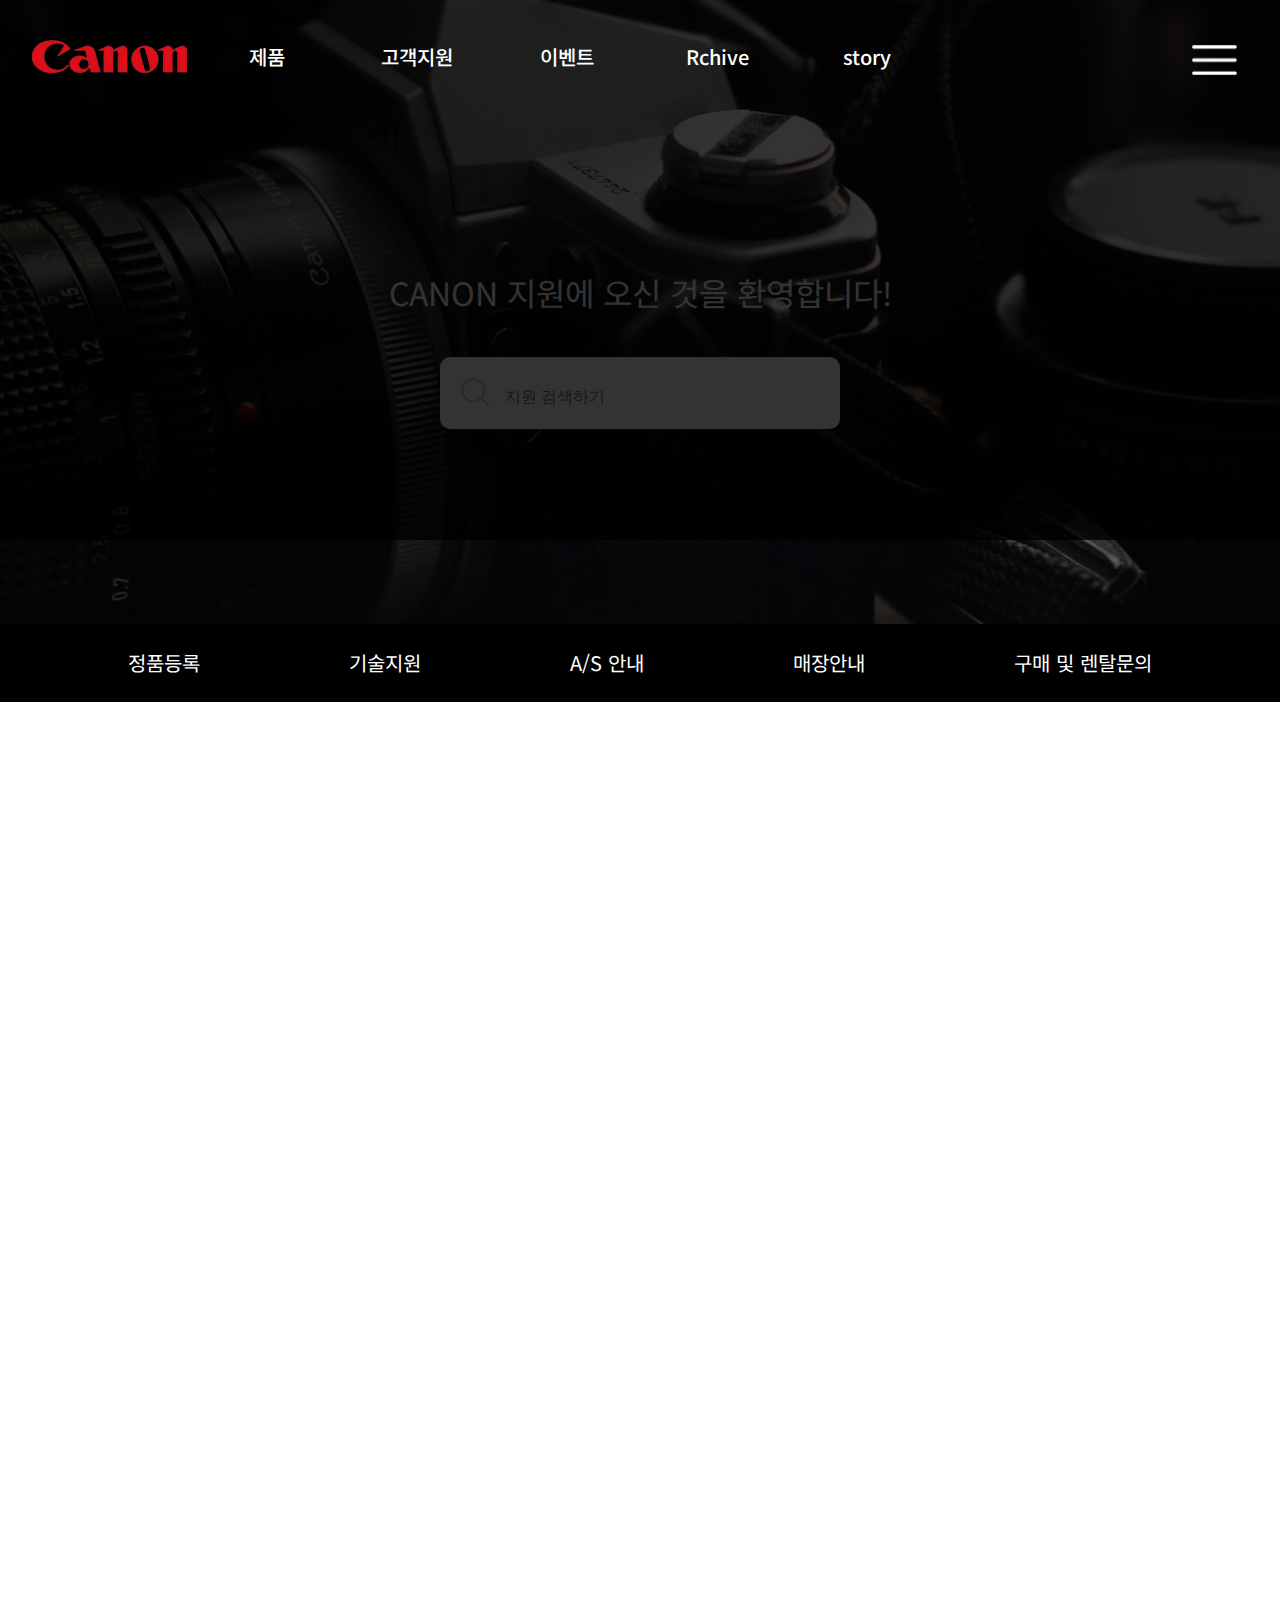
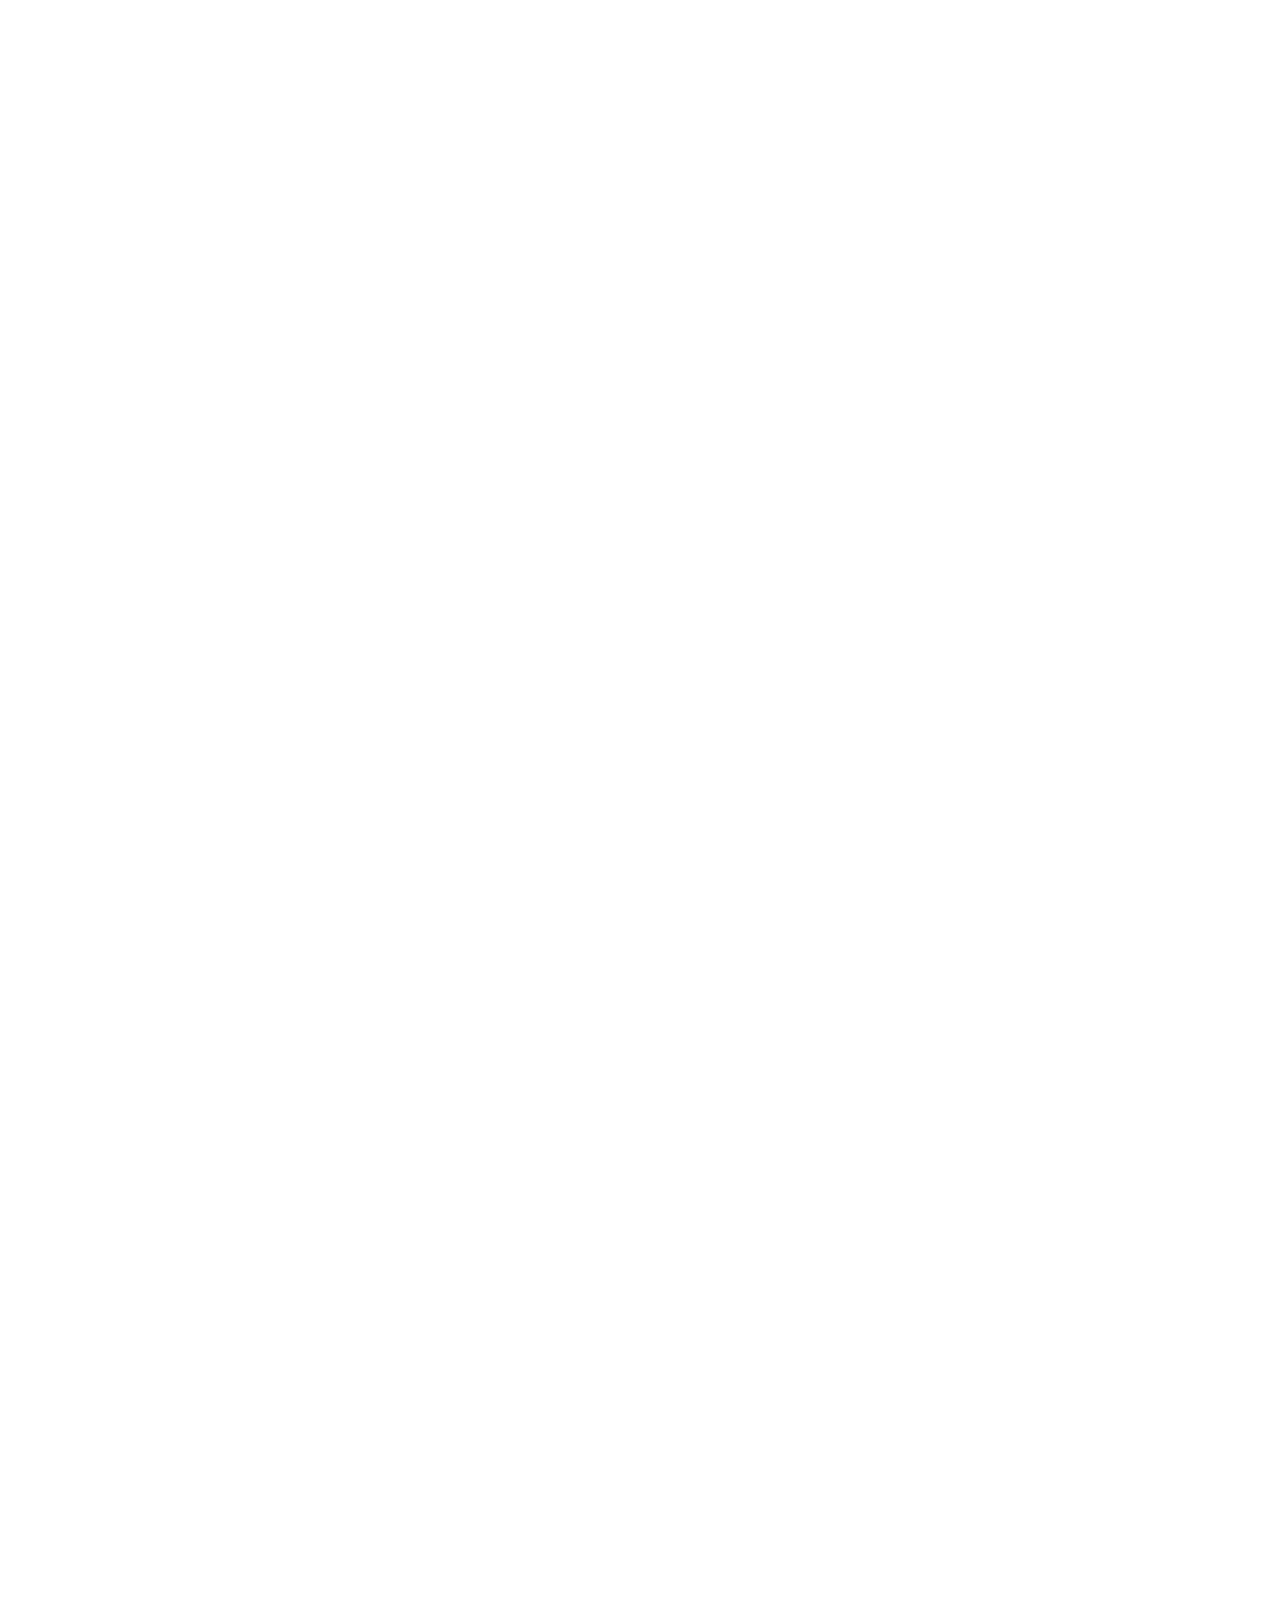
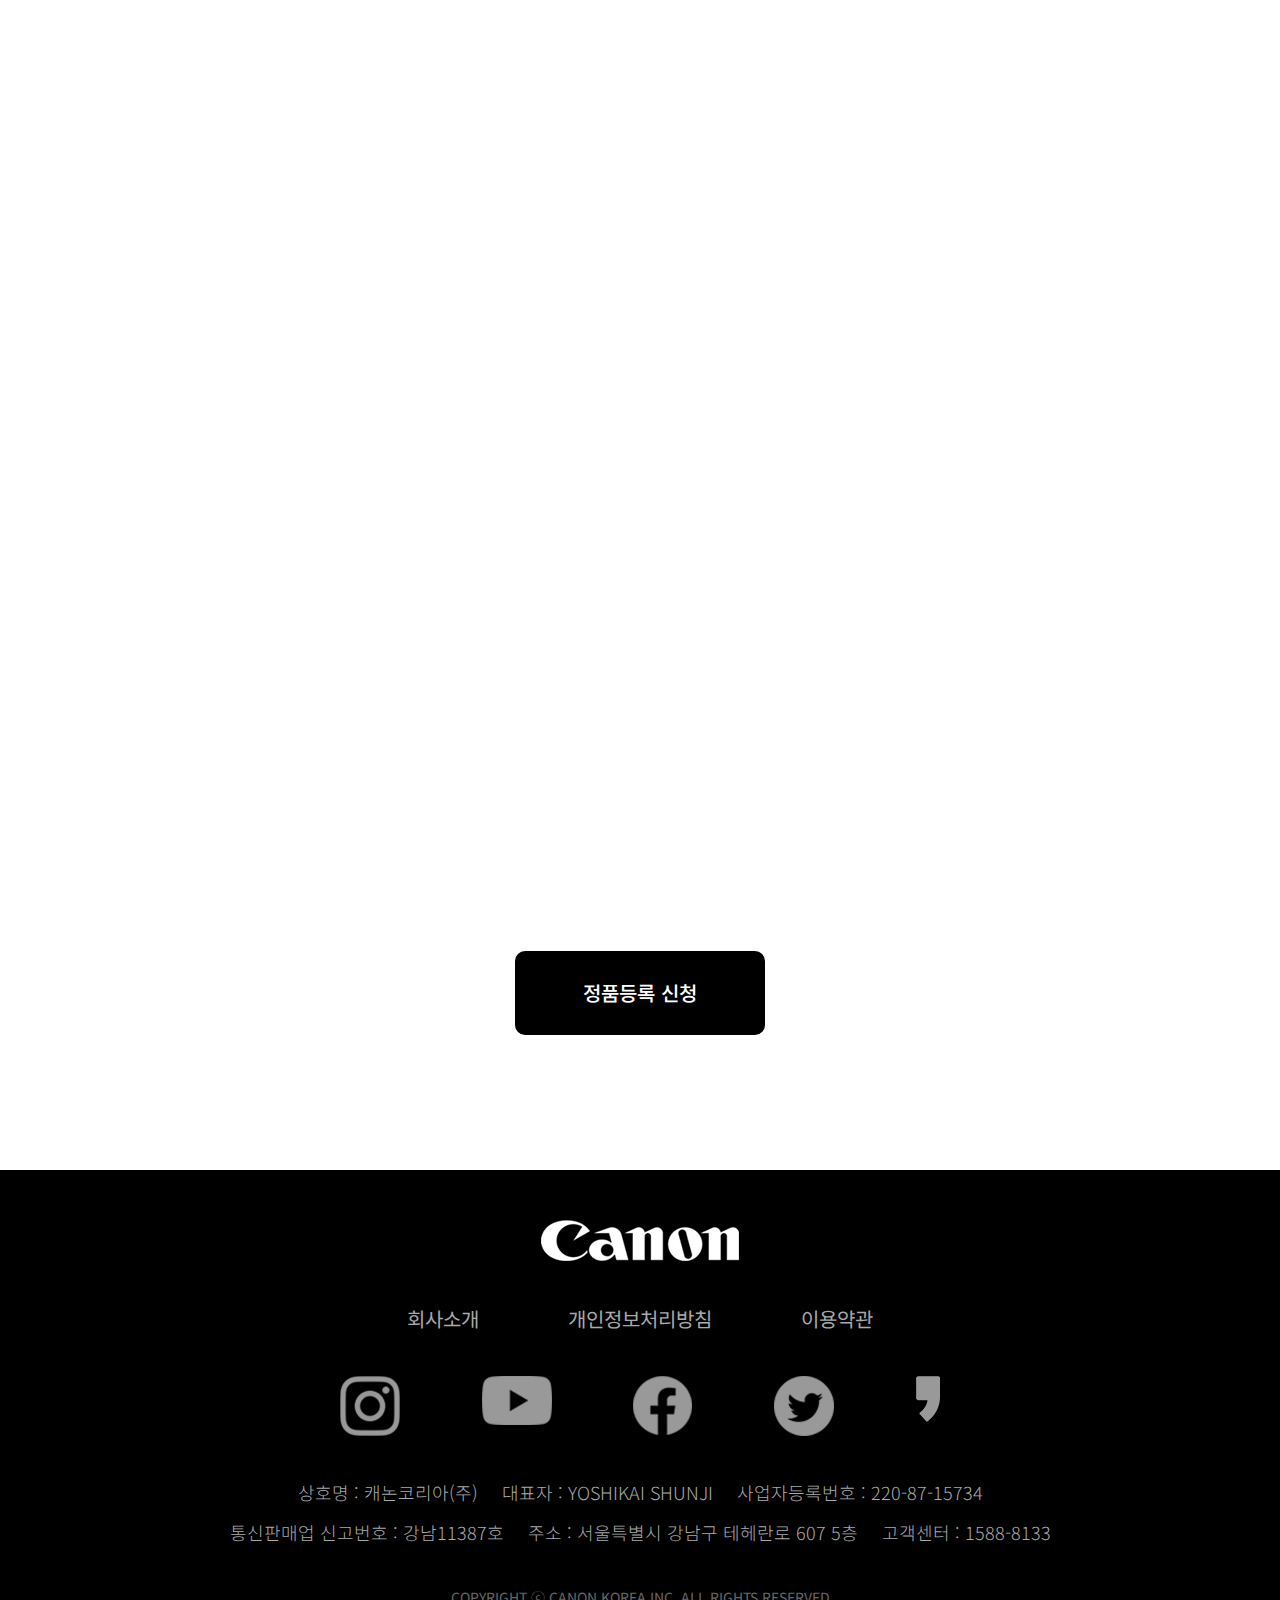
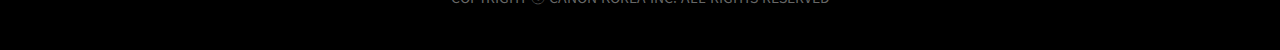
<file: support.html>
<!DOCTYPE html>
<html lang="ko">
<head>
<meta charset="utf-8">
<meta http-equiv="X-UA-Compatible" content="IE=edge">
<meta name="viewport" content="width=device-width">
<title>캐논</title>


<!--로그인 스타일시트-->
<link rel="stylesheet" href="./css/login.css">

<!--로그인 js-->
<script type="text/javascript" src="./js/jquery-1.6.1.min.js"></script>
<script type="text/javascript" src="./js/jquery.model.js"></script>

<!--style css-->
<link rel="stylesheet" type="text/css" href="./css/import.css">

<!--font-->
<link rel="preconnect" href="https://fonts.googleapis.com">
<link rel="preconnect" href="https://fonts.gstatic.com" crossorigin>
<link href="https://fonts.googleapis.com/css2?family=Noto+Sans+KR:wght@300;400;500;700&display=swap" rel="stylesheet">


<!--FullDown Menu js-->
<script type="text/javascript" src="./js/jquery-1.8.2.min.js"></script>
<script type="text/javascript" src="./js/jquery.easing.1.3.js"></script>
<script type="text/javascript" src="./js/guide.js"></script>
<script type="text/javascript" src="./js/hover.js"></script>
<script type="text/javascript" src="./js/TweenMax.js"></script>
<script type="text/javascript" src="./js/TweenLite.js"></script>

<!-- AOS CSS -->
<link href="https://unpkg.com/aos@2.3.1/dist/aos.css" rel="stylesheet">


<script type="text/javascript">
		$(document).ready(function(){
			$('#rightsub').hide();
			$('.right').toggle (
				function(){
					$('#rightsub').slideDown("fast");
					$(".right>a").addClass("on");
				},
				function(){
					$('#rightsub').slideUp("fast");
					$(".right>a").removeClass("on");
				}
			);
		});
</script>
<script>
	if( !window.jQuery ) document.write('<script src="./js/qnb_js/jquery-3.0.0.min.js"><\/script>');
</script>
<script src="./js/qnb_js/header.js"></script>

<!--버튼 숨김/나타남 스크립트-->
<script>
$(function() {
	$(window).scroll(function() { 
		if ($(this).scrollTop() > 200) { 
			$('#topBtn').fadeIn(); } 
		else { $('#topBtn').fadeOut(); }
	}); 
	$("#topBtn").click(function() { 
   	$('html, body').animate({ scrollTop : 0  }, 400); 
    return false; });
});
</script>
<script>
$(function() {
	$(window).scroll(function() { 
		if ($(this).scrollTop() > 200) { 
			$('#t_topBtn').fadeIn(); } 
		else { $('#t_topBtn').fadeOut(); }
	}); 
	$("#t_topBtn").click(function() { 
   	$('html, body').animate({ scrollTop : 0  }, 400); 
    return false; });
});
</script>


</head>
<body>
<header>
<!--로그인-->
<div id="boxes">
<div id="dialog" class="window"> 
<!--<a href="#"class="close"/>Close it</a>-->
	<form id="loginForm">
		<h1>로그인</h1>
		<fieldset>	
			<div id="select">
				<input type="submit" value="회원 로그인" id="btnMember" />
				<input type="submit" value="비회원 주문조회" id="btnNon_member" />
			</div>
			<div id="loginBox">
				<div id="login">
					<p>
						<input type="text" id="userId" placeholder="아이디를 입력 해주세요."/>
					</p>
					<p>
						<input type="password" id="userPWD" placeholder="비밀번호를 입력 해주세요." />
					</p>
				</div>
					<input type="submit" value="로그인" id="btnLogin" />
			</div>
			<div id="btn">
				<p id="btn1">
					<input type="checkbox" id="saveId" value="savedIdYes" />
					<label for="saveId">아이디저장</label>	
					<input type="checkbox" id="secure" value="secureYes" />
					<label for="secure">보안접속</label>	
				</p>
				<p id="btn2">
					<input type="button" value="회원가입" id="btnJoin" />
					<input type="button" value="아이디/비밀번호 찾기" id="btnSearch" />
				</p>
			</div>
			<div id="snsLogin">
			   <h6>SNS계정을 연동하여 빠르고 안전하게 로그인/회원가입 할 수 있습니다.</h6>
			   <ul>
				 <li><a href="javascript:;"><img src="./images/login/naver_icon.gif" alt="네이버" /></a></li>
				 <li><a href="javascript:;"><img src="./images/login/kakao_icon.gif" alt="카카오톡" /></a></li>
				 <li><a href="javascript:;"><img src="./images/login/apple_icon.gif" alt="애플" /></a></li>
			   </ul>
			</div>
		</fieldset>
	</form>
</div>
<!-- 마스크 영역 - 삭제하면 작동하지 않습니다. -->
<div id="mask"></div>
</div>
<!--로그인끝-->
	<div class="inner">
		<h1 id="logo"><a href="./index.html"><img src="./images/common/logo.png" alt="logo" /></a></h1>
		
		<!--태블릿 로고-->
		<h1 id="t_logo"><a href="./index.html"><img src="./images/common/t_logo.png" alt="logo" /></a></h1>
		
		
		<div class="header01">
			<div class="headerD"><!-- headerD-->	
			<!--gnb-->
				<div class="gnbD">
					<ul class="gnb">
						<li class="gL1">
							<a href="./product.html" class="oneD">제품</a>
							<div class="twoD1">
								<a href="./product.html"><span>카메라</span`></a>
								<a href="./product.html"><span>프린터</span></a>
								<a href="./product.html"><span>의료기기</span></a>
								<a href="./product.html"><span>etc</span></a>
							</div>
						</li> 
						
						<li class="gL2">
							<a href="./support.html" class="oneD">고객지원</a>
							<div class="twoD2">
								<a href="./support.html"><span>정품등록</span></a>
								<a href="./support.html"><span>기술지원</span></a>
								<a href="./support.html"><span>A/S 안내</span></a>
								<a href="./support.html"><span>매장안내</span></a>
								<a href="./support.html"><span>렌탈 문의</span></a>			
							</div>
						</li>  
					
						<li class="gL3">
							<a href="./event.html" class="oneD">이벤트</a>
							<div class="twoD3">
								<a href="./event.html"><span>진행중인 이벤트</span></a>
								<a href="./event.html"><span>종료된 이벤트</span></a>
								<a href="./event.html"><span>당첨자 발표</span></a>
						
							</div>
						</li>  
					
						<li class="gL4">
							<a href="./rchive.html" class="oneD">Rchive</a>
						</li>  
					
						<li class="gL5">
							<a href="./story.html" class="oneD">story</a>
						</li> 
					</ul>
				</div><!--// gnbD -->
			</div><!--// headerD -->
		</div>	
		
		<div class="right">
			<a href="javascript:;">
			</a>
		</div>
		<div id="rightsub">
		   <ul>
		       <li><a href="#dialog" name="modal">LOGIN</a></li>
				<li><a href="#dialog" name="modal">MY CANON</a></li>
				<li><a href="#dialog" name="modal">JOIN</a></li>
				<li><a href="#dialog" name="modal">SERVICE CENTER</a></li>
		   </ul>
		</div>
		
		<!--태블릿 메뉴-->
		<a id="cd-menu-trigger" href="#0"><span class="cd-menu-icon"></span></a>
		<div id="cd-lateral-nav">
		<ul class="cd-navigation">
			<li class="item-has-children">
				<a href="#0">제품</a>
				<ul class="sub-menu">
					<li><a href="./product.html">카메라</a></li>
					<li><a href="./product.html">프린터</a></li>
					<li><a href="./product.html">의료기기</a></li>
					<li><a href="./product.html">etc</a></li>
				</ul>
			</li> <!-- item-has-children -->

			<li class="item-has-children">
				<a href="#0">고객지원</a>
				<ul class="sub-menu">
					<li><a href="./support.html">정품등록</a></li>
					<li><a href="./support.html">기술지원</a></li>
					<li><a href="./support.html">A/S 안내</a></li>
					<li><a href="./support.html">매장안내</a></li>
					<li><a href="./support.html">렌탈문의</a></li>
				</ul>
			</li> <!-- item-has-children -->
			<li class="item-has-children">
				<a href="#0">이벤트</a>
				<ul class="sub-menu">
					<li><a href="./event.html">진행중인 이벤트</a></li>
					<li><a href="./event.html">종료된 이벤트</a></li>
					<li><a href="./event.html">당첨자 발표</a></li>
				</ul>
			</li> <!-- item-has-children -->
			<li class="item-has-children">
				<a href="#0" onclick="location.href='./rchive.html'">Rchive</a>
			</li> <!-- item-has-children -->
			<li class="item-has-children">
				<a href="#0" onclick="location.href='./story.html'">스토리</a>
			</li> <!-- item-has-children -->
		</ul> <!-- cd-navigation -->

		<ul class="cd-navigation cd-single-item-wrapper">
			<li><a href="#dialog" name="modal">LOGIN</a></li>
			<li><a href="#dialog" name="modal">MY CANON</a></li>
			<li><a href="#dialog" name="modal">JOIN</a></li>
			<li><a href="#dialog" name="modal">SERVICE CENTER</a></li>
		</ul> <!-- cd-single-item-wrapper -->


	</div><!-- cd-lateral-nav -->
		
	</div><!--inner-->
</header>
<section id="support_visual">
	<div class="inner">
	  <div class="inner_v">
		<h2>CANON 지원에 오신 것을 <br />환영합니다!</h2>
		<div class="search_box">
		    <a href="javascript:;" class="icon"><img src="./images/sub02/search_03.gif" alt="검색아이콘" /></a>
		    <input type="search" id="search" placeholder="지원 검색하기">
		</div><!--search box-->
	   </div>
		
		<div class="event-menu">
			<ul>
				<li><a href="javascript:;">정품등록</a></li>
				<li><a href="javascript:;">기술지원</a></li>
				<li><a href="javascript:;">A/S 안내</a></li>
				<li><a href="javascript:;">매장안내</a></li>
				<li><a href="javascript:;">구매 및 렌탈문의</a></li>
			</ul>
		</div>
		<div class="m-menu">
			<ul>
				<li><a href="javascript:;">정품등록</a></li>
				<li><a href="javascript:;">기술지원</a></li>
				<li><a href="javascript:;">A/S 안내</a></li>
				<li><a href="javascript:;">매장안내</a></li>
				<li><a href="javascript:;">더보기</a></li>
			</ul>
		</div>
	</div><!--//inner-->
</section>
<section id="support_c01">
   <div class="inner">
      <h3 data-aos="fade-up" data-aos-duration="1000" data-aos-offset="200" data-aos-easing="ease-out">정품 등록 후 다양한 해택을 <br />받아보세요!</h3>
	  <p id="title_text" data-aos="fade-up" data-aos-duration="1000" data-aos-offset="300"  data-aos-easing="ease-out">정품으로 등록하시고 다양한 혜택을 받아보세요. 캐논 정품이란 캐논코리아㈜가<br />
		직접 수입 판매 하는 제품들로, 전국의 판매점안내, 전국 총판점 및 온라인 쇼핑몰에서 구입하실 수 있습니다.</p>
		
	  <div class="box_right">
		 <div class="img_box_right" data-aos="fade-up" data-aos-duration="1000" data-aos-offset="200"  data-aos-easing="ease-out">
			<a href="javascript:;"><img src="./images/sub02/c01.png" alt="" /></a>
		 </div>
		 
		 <div class="text_box text_box_left" data-aos="fade-up" data-aos-duration="1000" data-aos-offset="300"  data-aos-easing="ease-out">
		    <h6>혜택1</h6>
			<h5>1+1 무상 수리 서비스 제공</h5>
			<p>제품 구입 후 30일 이내에 정품 등록 시, 등록 제품에 대해<br />
			1년 품질보증기간 + 추가 1년 무상 서비스 혜택</p>
		 </div>
	  </div>
	  
	  <div class="box_left">
		 <div class="img_box_left" data-aos="fade-up" data-aos-duration="1000" data-aos-offset="200"  data-aos-easing="ease-out">
			<a href="javascript:;"><img src="./images/sub02/c02.png" alt="" /></a>
		 </div>
		 
		 <div class="text_box text_box_right" data-aos="fade-up" data-aos-duration="1000" data-aos-offset="300"  data-aos-easing="ease-out">
		    <h6>혜택2</h6>
			<h5>할인쿠폰 제공</h5>
			<p>정품등록 내역에 따라 분기별 산정되는 마이캐논 리워드 레벨 별로<br />
			수리비, 이스토이, 아카데미 할인 쿠폰을 제공</p>
		 </div>
	  </div>
	  
	  <div class="box_right">
		 <div class="img_box_right" data-aos="fade-up" data-aos-duration="1000" data-aos-offset="200"  data-aos-easing="ease-out">
			<a href="javascript:;"><img src="./images/sub02/c03.png" alt="" /></a>
		 </div>
		 
		 <div class="text_box text_box_left" data-aos="fade-up" data-aos-duration="1000" data-aos-offset="300"  data-aos-easing="ease-out">
		    <h6>혜택3</h6>
			<h5>픽업서비스 제공</h5>
			<p>제품에 이상이 생겼을 경우 픽업 서비스를 신청하시면,<br />
			택배 접수 및 배송 서비르를 제공</p>
		 </div>
	  </div>
	  
	  <div class="box_left">
		 <div class="img_box_left" data-aos="fade-up" data-aos-duration="1000" data-aos-offset="200"  data-aos-easing="ease-out">
			<a href="javascript:;"><img src="./images/sub02/c04.png" alt="" /></a>
		 </div>
		 
		 <div class="text_box text_box_right" data-aos="fade-up" data-aos-duration="1000" data-aos-offset="300"  data-aos-easing="ease-out">
		    <h6>혜택4</h6>
			<h5>대여장비 제공 서비스</h5>
			<p>수리기간이 2주 이상 걸리는 경우,<br />
			동급의 기종으로 수리기간 동안 대여장비 제공</p>
		 </div>
	  </div>
	  
	  <div class="box_right">
		 <div class="img_box_right" data-aos="fade-up" data-aos-duration="1000" data-aos-offset="200"  data-aos-easing="ease-out">
			<a href="javascript:;"><img src="./images/sub02/c05.png" alt="" /></a>
		 </div>
		 
		 <div class="text_box text_box_left" data-aos="fade-up" data-aos-duration="1000" data-aos-offset="300"  data-aos-easing="ease-out">
		    <h6>혜택5</h6>
			<h5>다양한 이벤트 및 출사혜택</h5>
			<p>다양한 이벤트 및 출사 진행 시<br />
			정품 등록 고객 우선 참가 기회 부여</p>
		 </div>
	  </div>


	  <p class="go"><a href="javascript:;">정품등록 신청</a></p>
   </div>
</section>

<section id="top">
<p id="topBtn"><a href="javascript:;"><img src="./images/common/top.gif" alt="top" /></a></p>
		
<!--태블릿 탑버튼-->
<p id="t_topBtn"><a href="javascript:;"><img src="./images/common/t_top.gif" alt="top" /></a></p>
</section>


<footer class="sub_footer">
	<div class="inner">
		
		
		<div class="f_contents">
		
			<h2 id="f_logo"><img src="./images/common/f_logo_05.png" alt="하단로고" /></h2>
			
			<!--모바일 로고-->
			<h2 id="m_logo"><img src="./images/common/m_logo_05.png" alt="하단로고" /></h2>
			
			<ul id="f_menu">
				<li><a href="javascript:;">회사소개</a></li>
				<li><a href="javascript:;">개인정보처리방침</a></li>
				<li><a href="javascript:;">이용약관</a></li>
			</ul>
			
			<ul id="f_sns">
				<li><a href="javascript:;"><img src="./images/common/sns_icon_06.gif" alt="인스타그램" /></a></li>
				<li><a href="javascript:;"><img src="./images/common/sns_icon_11.gif" alt="유튜브" /></a></li>
				<li><a href="javascript:;"><img src="./images/common/sns_icon_08.gif" alt="페이스북" /></a></li>
				<li><a href="javascript:;"><img src="./images/common/sns_icon_03.gif" alt="트위터" /></a></li>
				<li><a href="javascript:;"><img src="./images/common/sns_icon_14.gif" alt="카카오페이지" /></a></li>
			</ul>
			
			<!--모바일 sns icon-->
			<ul id="m_sns">
				<li><a href="javascript:;"><img src="./images/common/msns_icon1.gif" alt="인스타그램" /></a></li>
				<li><a href="javascript:;"><img src="./images/common/msns_icon2.gif" alt="유튜브" /></a></li>
				<li><a href="javascript:;"><img src="./images/common/msns_icon3.gif" alt="페이스북" /></a></li>
				<li><a href="javascript:;"><img src="./images/common/msns_icon4.gif" alt="트위터" /></a></li>
				<li><a href="javascript:;"><img src="./images/common/msns_icon5.gif" alt="카카오페이지" /></a></li>
			</ul>
			
			<ul id="f_info_top">
			<li>상호명 : 캐논코리아(주)</li>
			<li>대표자 : YOSHIKAI SHUNJI</li>
			<li>사업자등록번호 : 220-87-15734</li>
			</ul>
			
			<ul id="f_info_bottom">
			<li>통신판매업 신고번호 : 강남11387호</li>
			<li>주소 : 서울특별시 강남구 테헤란로 607 5층</li>
			<li>고객센터 : 1588-8133   </li> 
			</ul>
			
			
			<!--태블릿-->
			<div class="t_footer">
				<ul id="tf_info_t">
					<li>상호명 : 캐논코리아(주)</li>
					<li>대표자 : YOSHIKAI SHUNJI</li>
				</ul>
				<ul>
					<li>사업자등록번호 : 220-87-15734</li>
					<li>통신판매업 신고번호 : 강남11387호</li>
				</ul>
				<ul>
					<li>주소 : 서울특별시 강남구 테헤란로 607 5층</li>
					<li>고객센터 : 1588-8133   </li> 
				</ul>
			</div>
			
			<p>COPYRIGHT ⓒ CANON KOREA INC. ALL RIGHTS RESERVED</p>
		</div>
	</div>
</footer>


<!-- AOS script -->
<script src="https://unpkg.com/aos@2.3.1/dist/aos.js"></script>

<script>
  AOS.init();
</script>

<script src="./js/qnb_js/main.js"></script> 
<!-- Resource jQuery -->
<script src="./js/qnb_js/ui.js"></script>




</body>
</html>
</file>
<file: css/login.css>
/*body, h1, p, input, label { 
	margin:0px;
	padding:0px;
	}*/

#mask {
  position:absolute;
  left:0;
  top:0;
  z-index:9000;
  background-color:#000;
  display:none;
}

#boxes #dialog #loginForm h1 {
	font-size:30px;
	color:#000;
	text-align:center;
	padding:13vh 0 6vh;
	font-family: 'Noto Sans KR', sans-serif;
	}
#boxes .window {
	border:0px solid red;
	position:absolute;
	left:0;
	top:0;
	width:830px;
	height:90vh;
	display:none;
	z-index:9999;
	/*padding:1vh;*/
}
#boxes #dialog {
	width:830px;
	height:80vh;
	background-color:#ffffff;
}
.close{
	float:right;
}
/* Login Form Design */
#loginForm {
	width:100%;
	height:100%;
	border:0px solid black;
	margin:0 auto;
	}


#loginForm fieldset {
	width:88%;
	border:0px solid red;
	margin:0 auto;
	}
#loginForm fieldset #select{
	width:100%;
	margin-bottom:7vh;
}
#loginForm fieldset #select #btnMember{
	width:50%;
	height:5vh;
	display:block;
	background-color:#c01921;
	color:#fff;
	float:left;
	border-style:none;
	font-family: 'Noto Sans KR', sans-serif;
	font-size:16px;
	font-weight:400;
}
#loginForm fieldset #select #btnNon_member{
	width:50%;
	height:5vh;
	display:block;
	background-color:#000;
	color:#fff;
	float:right;
	border-style:none;
	font-family: 'Noto Sans KR', sans-serif;
	font-size:16px;
	font-weight:400;
}
#loginBox{
	width:100%;
	height:auto;
	overflow:hidden;
}
#loginForm label.labelStyle {
	width:60px;
	display:block;
	float:left;
	font-weight:bold;
	font-family: 'Noto Sans KR', sans-serif;
	font-size:12px;
}
#userId, #userPWD {
	width:600px;
	height:5vh;
	margin-bottom:7px;
	text-indent:7px;
	background-color:#ebebeb;
}
#login {
	float:left;
}
#btnLogin {
	display:block;
	background-color:#c01921;
	border-style:none;
	color:#fff;
	width:110px;
	height:11vh;
	float:right;
	font-family: 'Noto Sans KR', sans-serif;
	font-size:20px;
	font-weight:500;
}
#btn{
	border:0px solid yellow;
	width:100%;
	overflow:hidden;
	margin:2vh 0 10vh;
}
#btn1 {
	float:left;
}
#btn1 label {
	font-size:11px;
	vertical-align:top;
	color:#959595;
	font-family: 'Noto Sans KR', sans-serif;
}
#btn2 {
	float:right;
}
#btn2 input {
	background-color:rgba(0,0,0,0);
	border-style:none;
	color:#959595;
	padding:0 10px;
	font-family: 'Noto Sans KR', sans-serif;
}
#snsLogin{
	border:0px solid magenta;
	width:100%;
	height:auto;
	text-align:center;
}
#snsLogin h6{
	font-family: 'Noto Sans KR', sans-serif;
	font-size:14px;
	color:#959595;
	font-weight:400;
	padding-bottom:3vh;
}
#snsLogin ul{
	border:0px solid black; 
}
#snsLogin ul li{
	width:52px;
	height:52px;
	border:0px solid orange; 
	display:inline;
	padding:0 18px;
}
#snsLogin ul li a{
	display:inline-block;
	width:52px;
	height:52px; 
}
#snsLogin ul li a img{
	width:100%;
}

@media all and (min-width:600px) and (max-width:1279px){
#boxes #dialog #loginForm h1 {
	font-size:30px;
	color:#000;
	text-align:center;
	padding:5vh 0 3vh;
	font-family: 'Noto Sans KR', sans-serif;
	}
#boxes .window {
	border:0px solid red;
	position:absolute;
	left:0;
	top:0;
	width:75vw;
	height:70vh;
	display:none;
	z-index:9999;
	/*padding:1vh;*/
}
#boxes #dialog {
	width:75vw;
	height:60vh;
	background-color:#ffffff;
}
.close{
	float:right;
}
/* Login Form Design */
#loginForm {
	width:100%;
	height:100%;
	border:0px solid black;
	margin:0 auto;
	}


#loginForm fieldset {
	width:88%;
	border:0px solid red;
	margin:0 auto;
	}
#loginForm fieldset #select{
	width:100%;
	margin-bottom:5vh;
}
#loginForm fieldset #select #btnMember{
	width:50%;
	height:4vh;
	display:block;
	background-color:#c01921;
	color:#fff;
	float:left;
	border-style:none;
	font-family: 'Noto Sans KR', sans-serif;
	font-size:16px;
	font-weight:400;
}
#loginForm fieldset #select #btnNon_member{
	width:50%;
	height:4vh;
	display:block;
	background-color:#000;
	color:#fff;
	float:right;
	border-style:none;
	font-family: 'Noto Sans KR', sans-serif;
	font-size:16px;
	font-weight:400;
}
#loginBox{
	width:100%;
	height:auto;
	overflow:hidden;
}
#loginForm label.labelStyle {
	width:60px;
	display:block;
	float:left;
	font-weight:bold;
	font-family: 'Noto Sans KR', sans-serif;
	font-size:12px;
}
#userId, #userPWD {
	width:50vw;
	height:4vh;
	margin-bottom:7px;
	text-indent:7px;
	background-color:#ebebeb;
}
#login {
	float:left;
}
#btnLogin {
	display:block;
	background-color:#c01921;
	border-style:none;
	color:#fff;
	width:12.5vw;
	height:8.6vh;
	float:right;
	font-family: 'Noto Sans KR', sans-serif;
	font-size:16px;
	font-weight:400;
}
#btn{
	border:0px solid yellow;
	width:100%;
	overflow:hidden;
	margin:2vh 0 4vh;
}
#btn1 {
	float:left;
}
#btn1 label {
	font-size:11px;
	vertical-align:top;
	color:#959595;
	font-family: 'Noto Sans KR', sans-serif;
}
#btn2 {
	float:right;
}
#btn2 input {
	background-color:rgba(0,0,0,0);
	border-style:none;
	color:#959595;
	padding:0 10px;
	font-family: 'Noto Sans KR', sans-serif;
}
#snsLogin{
	border:0px solid magenta;
	width:100%;
	height:auto;
	text-align:center;
}
#snsLogin h6{
	font-family: 'Noto Sans KR', sans-serif;
	font-size:14px;
	color:#959595;
	font-weight:400;
	padding-bottom:3vh;
}
#snsLogin ul{
	border:0px solid black; 
}
#snsLogin ul li{
	width:40px;
	height:40px;
	border:0px solid orange; 
	display:inline;
	padding:0 18px;
}
#snsLogin ul li a{
	display:inline-block;
	width:40px;
	height:40px; 
}
#snsLogin ul li a img{
	width:100%;
}
	
	
	
}/*태블릿 끝*/

@media all and (max-width:599px){
#boxes #dialog #loginForm h1 {
	font-size:20px;
	color:#000;
	text-align:center;
	padding:3vh 0 2vh;
	font-family: 'Noto Sans KR', sans-serif;
	}
#boxes .window {
	border:0px solid red;
	position:absolute;
	left:0;
	top:0;
	width:93.75vw;
	height:60vh;
	display:none;
	z-index:9999;
	/*padding:1vh;*/
}
#boxes #dialog {
	width:93.75vw;
	height:50vh;
	background-color:#ffffff;
}
.close{
	float:right;
}
/* Login Form Design */
#loginForm {
	width:100%;
	height:100%;
	border:0px solid black;
	margin:0 auto;
	}


#loginForm fieldset {
	width:90%;
	border:0px solid red;
	margin:0 auto;
	}
#loginForm fieldset #select{
	width:100%;
	margin-bottom:5vh;
}
#loginForm fieldset #select #btnMember{
	width:49%;
	height:3vh;
	display:block;
	background-color:#c01921;
	color:#fff;
	float:left;
	border-style:none;
	font-family: 'Noto Sans KR', sans-serif;
	font-size:12px;
	font-weight:400;
}
#loginForm fieldset #select #btnNon_member{
	width:49%;
	height:3vh;
	display:block;
	background-color:#000;
	color:#fff;
	float:right;
	border-style:none;
	font-family: 'Noto Sans KR', sans-serif;
	font-size:12px;
	font-weight:400;
}
#loginBox{
	width:100%;
	height:auto;
	overflow:hidden;
}
#loginForm label.labelStyle {
	width:60px;
	display:block;
	float:left;
	font-weight:bold;
	font-family: 'Noto Sans KR', sans-serif;
	font-size:12px;
}
#userId, #userPWD {
	width:62.5vw;
	height:4vh;
	margin-bottom:7px;
	text-indent:0;
	text-align:center;
	background-color:#ebebeb;
	font-family: 'Noto Sans KR', sans-serif;
	font-size:9px;
}
#login {
	float:left;
}
#btnLogin {
	display:block;
	background-color:#c01921;
	border-style:none;
	color:#fff;
	width:18.75vw;
	height:8.7vh;
	float:right;
	font-family: 'Noto Sans KR', sans-serif;
	font-size:12px;
	font-weight:400;
}
#btn{
	border:0px solid yellow;
	width:100%;
	overflow:hidden;
	margin:2vh 0 2vh;
}
#btn1 {
	float:left;
}
#btn1 label {
	font-size:11px;
	vertical-align:middle;
	color:#959595;
	font-family: 'Noto Sans KR', sans-serif;
}
#btn2 {
	float:right;
}
#btn2 input {
	background-color:rgba(0,0,0,0);
	border-style:none;
	color:#959595;
	padding:0 3px;
	font-family: 'Noto Sans KR', sans-serif;
	font-size:11px;
}
#snsLogin{
	border:0px solid magenta;
	width:100%;
	height:auto;
	text-align:center;
}
#snsLogin h6{
	font-family: 'Noto Sans KR', sans-serif;
	font-size:12px;
	color:#959595;
	font-weight:400;
	padding-bottom:2vh;
}
#snsLogin ul{
	border:0px solid black; 
}
#snsLogin ul li{
	width:40px;
	height:40px;
	border:0px solid orange; 
	display:inline;
	padding:0 10px;
}
#snsLogin ul li a{
	display:inline-block;
	width:40px;
	height:40px; 
}
#snsLogin ul li a img{
	width:100%;
}
	
	
}/*모바일끝*/
</file>
<file: css/import.css>
/*import(외부 css를 하나의 파일로 불러들이기)*/
@import url(./reset.css);
@import url(./common.css);
@import url(./style.css);
@import url(./camera.css);
@import url(./support.css);
@import url(./event.css);
@import url(./rchive.css);
@import url(./story.css);
@import url(./arrow.css);
@import url(./swiper.css);
@import url(./pagination.css);
</file>
